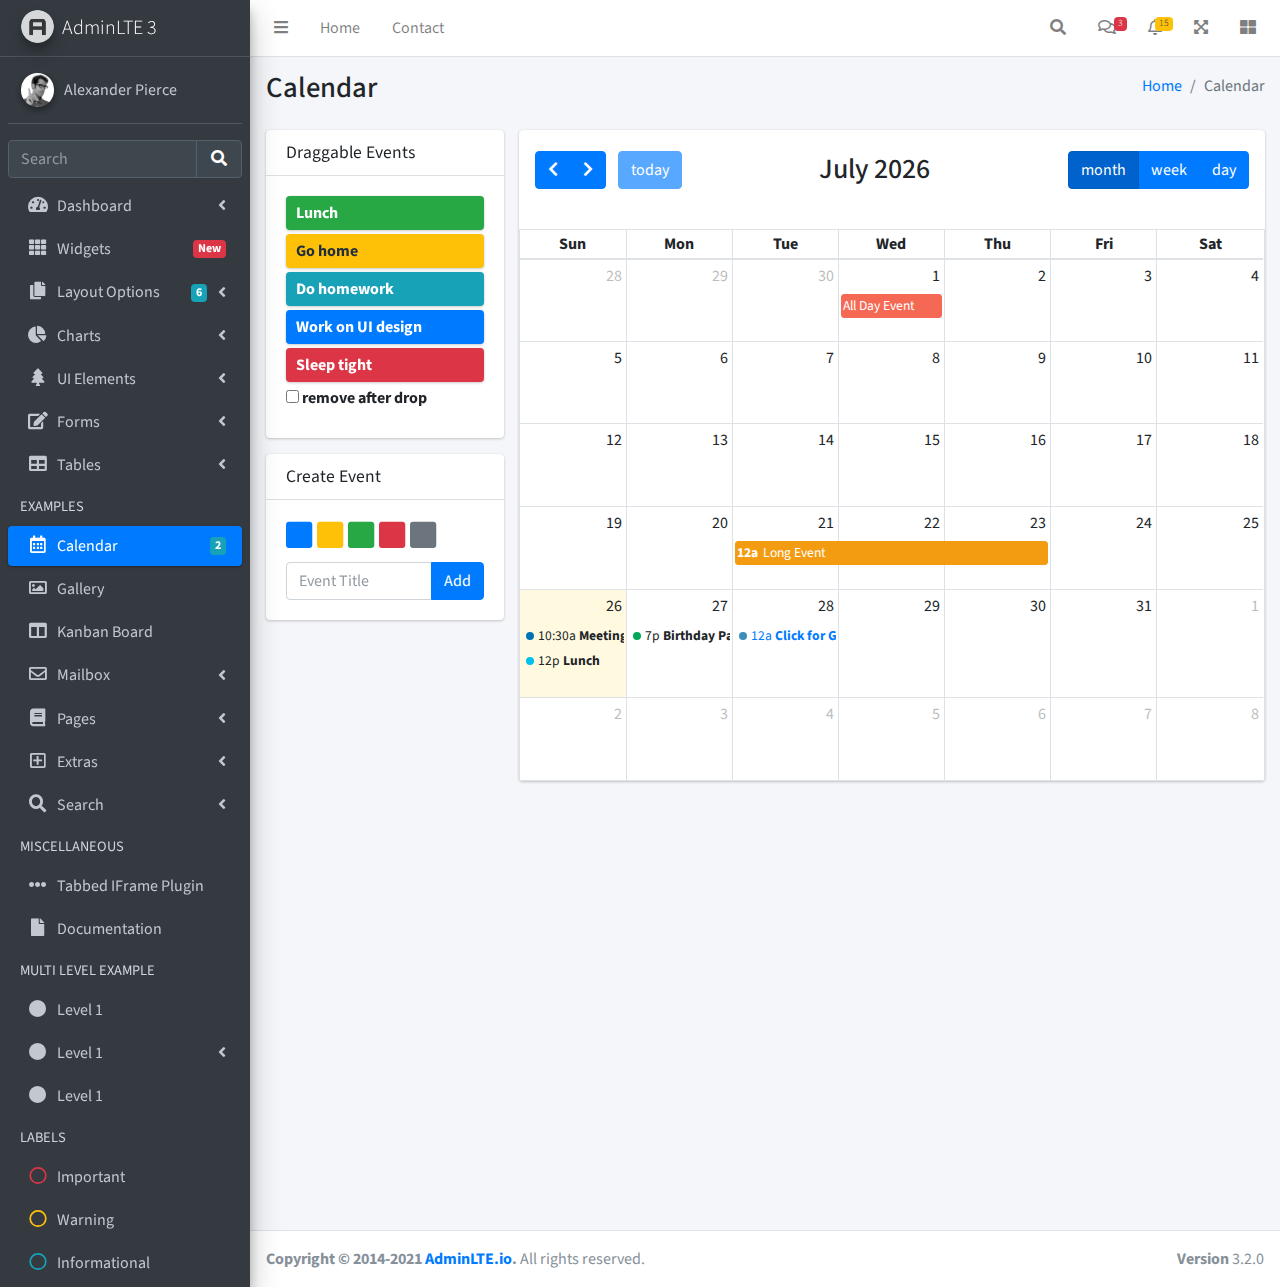
<file: admin/pages/calendar.html>
<!DOCTYPE html>
<html lang="en">
<head>
  <meta charset="utf-8">
  <meta name="viewport" content="width=device-width, initial-scale=1">
  <title>AdminLTE 3 | Calendar</title>

  <!-- Google Font: Source Sans Pro -->
  <link rel="stylesheet" href="https://fonts.googleapis.com/css?family=Source+Sans+Pro:300,400,400i,700&display=fallback">
  <!-- Font Awesome -->
  <link rel="stylesheet" href="../plugins/fontawesome-free/css/all.min.css">
  <!-- fullCalendar -->
  <link rel="stylesheet" href="../plugins/fullcalendar/main.css">
  <!-- Theme style -->
  <link rel="stylesheet" href="../dist/css/adminlte.min.css">
</head>
<body class="hold-transition sidebar-mini">
<div class="wrapper">
  <!-- Navbar -->
  <nav class="main-header navbar navbar-expand navbar-white navbar-light">
    <!-- Left navbar links -->
    <ul class="navbar-nav">
      <li class="nav-item">
        <a class="nav-link" data-widget="pushmenu" href="#" role="button"><i class="fas fa-bars"></i></a>
      </li>
      <li class="nav-item d-none d-sm-inline-block">
        <a href="../index3.html" class="nav-link">Home</a>
      </li>
      <li class="nav-item d-none d-sm-inline-block">
        <a href="#" class="nav-link">Contact</a>
      </li>
    </ul>

    <!-- Right navbar links -->
    <ul class="navbar-nav ml-auto">
      <!-- Navbar Search -->
      <li class="nav-item">
        <a class="nav-link" data-widget="navbar-search" href="#" role="button">
          <i class="fas fa-search"></i>
        </a>
        <div class="navbar-search-block">
          <form class="form-inline">
            <div class="input-group input-group-sm">
              <input class="form-control form-control-navbar" type="search" placeholder="Search" aria-label="Search">
              <div class="input-group-append">
                <button class="btn btn-navbar" type="submit">
                  <i class="fas fa-search"></i>
                </button>
                <button class="btn btn-navbar" type="button" data-widget="navbar-search">
                  <i class="fas fa-times"></i>
                </button>
              </div>
            </div>
          </form>
        </div>
      </li>

      <!-- Messages Dropdown Menu -->
      <li class="nav-item dropdown">
        <a class="nav-link" data-toggle="dropdown" href="#">
          <i class="far fa-comments"></i>
          <span class="badge badge-danger navbar-badge">3</span>
        </a>
        <div class="dropdown-menu dropdown-menu-lg dropdown-menu-right">
          <a href="#" class="dropdown-item">
            <!-- Message Start -->
            <div class="media">
              <img src="../dist/img/user1-128x128.jpg" alt="User Avatar" class="img-size-50 mr-3 img-circle">
              <div class="media-body">
                <h3 class="dropdown-item-title">
                  Brad Diesel
                  <span class="float-right text-sm text-danger"><i class="fas fa-star"></i></span>
                </h3>
                <p class="text-sm">Call me whenever you can...</p>
                <p class="text-sm text-muted"><i class="far fa-clock mr-1"></i> 4 Hours Ago</p>
              </div>
            </div>
            <!-- Message End -->
          </a>
          <div class="dropdown-divider"></div>
          <a href="#" class="dropdown-item">
            <!-- Message Start -->
            <div class="media">
              <img src="../dist/img/user8-128x128.jpg" alt="User Avatar" class="img-size-50 img-circle mr-3">
              <div class="media-body">
                <h3 class="dropdown-item-title">
                  John Pierce
                  <span class="float-right text-sm text-muted"><i class="fas fa-star"></i></span>
                </h3>
                <p class="text-sm">I got your message bro</p>
                <p class="text-sm text-muted"><i class="far fa-clock mr-1"></i> 4 Hours Ago</p>
              </div>
            </div>
            <!-- Message End -->
          </a>
          <div class="dropdown-divider"></div>
          <a href="#" class="dropdown-item">
            <!-- Message Start -->
            <div class="media">
              <img src="../dist/img/user3-128x128.jpg" alt="User Avatar" class="img-size-50 img-circle mr-3">
              <div class="media-body">
                <h3 class="dropdown-item-title">
                  Nora Silvester
                  <span class="float-right text-sm text-warning"><i class="fas fa-star"></i></span>
                </h3>
                <p class="text-sm">The subject goes here</p>
                <p class="text-sm text-muted"><i class="far fa-clock mr-1"></i> 4 Hours Ago</p>
              </div>
            </div>
            <!-- Message End -->
          </a>
          <div class="dropdown-divider"></div>
          <a href="#" class="dropdown-item dropdown-footer">See All Messages</a>
        </div>
      </li>
      <!-- Notifications Dropdown Menu -->
      <li class="nav-item dropdown">
        <a class="nav-link" data-toggle="dropdown" href="#">
          <i class="far fa-bell"></i>
          <span class="badge badge-warning navbar-badge">15</span>
        </a>
        <div class="dropdown-menu dropdown-menu-lg dropdown-menu-right">
          <span class="dropdown-item dropdown-header">15 Notifications</span>
          <div class="dropdown-divider"></div>
          <a href="#" class="dropdown-item">
            <i class="fas fa-envelope mr-2"></i> 4 new messages
            <span class="float-right text-muted text-sm">3 mins</span>
          </a>
          <div class="dropdown-divider"></div>
          <a href="#" class="dropdown-item">
            <i class="fas fa-users mr-2"></i> 8 friend requests
            <span class="float-right text-muted text-sm">12 hours</span>
          </a>
          <div class="dropdown-divider"></div>
          <a href="#" class="dropdown-item">
            <i class="fas fa-file mr-2"></i> 3 new reports
            <span class="float-right text-muted text-sm">2 days</span>
          </a>
          <div class="dropdown-divider"></div>
          <a href="#" class="dropdown-item dropdown-footer">See All Notifications</a>
        </div>
      </li>
      <li class="nav-item">
        <a class="nav-link" data-widget="fullscreen" href="#" role="button">
          <i class="fas fa-expand-arrows-alt"></i>
        </a>
      </li>
      <li class="nav-item">
        <a class="nav-link" data-widget="control-sidebar" data-slide="true" href="#" role="button">
          <i class="fas fa-th-large"></i>
        </a>
      </li>
    </ul>
  </nav>
  <!-- /.navbar -->

  <!-- Main Sidebar Container -->
  <aside class="main-sidebar sidebar-dark-primary elevation-4">
    <!-- Brand Logo -->
    <a href="../index3.html" class="brand-link">
      <img src="../dist/img/AdminLTELogo.png" alt="AdminLTE Logo" class="brand-image img-circle elevation-3" style="opacity: .8">
      <span class="brand-text font-weight-light">AdminLTE 3</span>
    </a>

    <!-- Sidebar -->
    <div class="sidebar">
      <!-- Sidebar user panel (optional) -->
      <div class="user-panel mt-3 pb-3 mb-3 d-flex">
        <div class="image">
          <img src="../dist/img/user2-160x160.jpg" class="img-circle elevation-2" alt="User Image">
        </div>
        <div class="info">
          <a href="#" class="d-block">Alexander Pierce</a>
        </div>
      </div>

      <!-- SidebarSearch Form -->
      <div class="form-inline">
        <div class="input-group" data-widget="sidebar-search">
          <input class="form-control form-control-sidebar" type="search" placeholder="Search" aria-label="Search">
          <div class="input-group-append">
            <button class="btn btn-sidebar">
              <i class="fas fa-search fa-fw"></i>
            </button>
          </div>
        </div>
      </div>

      <!-- Sidebar Menu -->
      <nav class="mt-2">
        <ul class="nav nav-pills nav-sidebar flex-column" data-widget="treeview" role="menu" data-accordion="false">
          <!-- Add icons to the links using the .nav-icon class
               with font-awesome or any other icon font library -->
          <li class="nav-item">
            <a href="#" class="nav-link">
              <i class="nav-icon fas fa-tachometer-alt"></i>
              <p>
                Dashboard
                <i class="right fas fa-angle-left"></i>
              </p>
            </a>
            <ul class="nav nav-treeview">
              <li class="nav-item">
                <a href="../index.html" class="nav-link">
                  <i class="far fa-circle nav-icon"></i>
                  <p>Dashboard v1</p>
                </a>
              </li>
              <li class="nav-item">
                <a href="../index2.html" class="nav-link">
                  <i class="far fa-circle nav-icon"></i>
                  <p>Dashboard v2</p>
                </a>
              </li>
              <li class="nav-item">
                <a href="../index3.html" class="nav-link">
                  <i class="far fa-circle nav-icon"></i>
                  <p>Dashboard v3</p>
                </a>
              </li>
            </ul>
          </li>
          <li class="nav-item">
            <a href="widgets.html" class="nav-link">
              <i class="nav-icon fas fa-th"></i>
              <p>
                Widgets
                <span class="right badge badge-danger">New</span>
              </p>
            </a>
          </li>
          <li class="nav-item">
            <a href="#" class="nav-link">
              <i class="nav-icon fas fa-copy"></i>
              <p>
                Layout Options
                <i class="fas fa-angle-left right"></i>
                <span class="badge badge-info right">6</span>
              </p>
            </a>
            <ul class="nav nav-treeview">
              <li class="nav-item">
                <a href="layout/top-nav.html" class="nav-link">
                  <i class="far fa-circle nav-icon"></i>
                  <p>Top Navigation</p>
                </a>
              </li>
              <li class="nav-item">
                <a href="layout/top-nav-sidebar.html" class="nav-link">
                  <i class="far fa-circle nav-icon"></i>
                  <p>Top Navigation + Sidebar</p>
                </a>
              </li>
              <li class="nav-item">
                <a href="layout/boxed.html" class="nav-link">
                  <i class="far fa-circle nav-icon"></i>
                  <p>Boxed</p>
                </a>
              </li>
              <li class="nav-item">
                <a href="layout/fixed-sidebar.html" class="nav-link">
                  <i class="far fa-circle nav-icon"></i>
                  <p>Fixed Sidebar</p>
                </a>
              </li>
              <li class="nav-item">
                <a href="layout/fixed-sidebar-custom.html" class="nav-link">
                  <i class="far fa-circle nav-icon"></i>
                  <p>Fixed Sidebar <small>+ Custom Area</small></p>
                </a>
              </li>
              <li class="nav-item">
                <a href="layout/fixed-topnav.html" class="nav-link">
                  <i class="far fa-circle nav-icon"></i>
                  <p>Fixed Navbar</p>
                </a>
              </li>
              <li class="nav-item">
                <a href="layout/fixed-footer.html" class="nav-link">
                  <i class="far fa-circle nav-icon"></i>
                  <p>Fixed Footer</p>
                </a>
              </li>
              <li class="nav-item">
                <a href="layout/collapsed-sidebar.html" class="nav-link">
                  <i class="far fa-circle nav-icon"></i>
                  <p>Collapsed Sidebar</p>
                </a>
              </li>
            </ul>
          </li>
          <li class="nav-item">
            <a href="#" class="nav-link">
              <i class="nav-icon fas fa-chart-pie"></i>
              <p>
                Charts
                <i class="right fas fa-angle-left"></i>
              </p>
            </a>
            <ul class="nav nav-treeview">
              <li class="nav-item">
                <a href="charts/chartjs.html" class="nav-link">
                  <i class="far fa-circle nav-icon"></i>
                  <p>ChartJS</p>
                </a>
              </li>
              <li class="nav-item">
                <a href="charts/flot.html" class="nav-link">
                  <i class="far fa-circle nav-icon"></i>
                  <p>Flot</p>
                </a>
              </li>
              <li class="nav-item">
                <a href="charts/inline.html" class="nav-link">
                  <i class="far fa-circle nav-icon"></i>
                  <p>Inline</p>
                </a>
              </li>
              <li class="nav-item">
                <a href="charts/uplot.html" class="nav-link">
                  <i class="far fa-circle nav-icon"></i>
                  <p>uPlot</p>
                </a>
              </li>
            </ul>
          </li>
          <li class="nav-item">
            <a href="#" class="nav-link">
              <i class="nav-icon fas fa-tree"></i>
              <p>
                UI Elements
                <i class="fas fa-angle-left right"></i>
              </p>
            </a>
            <ul class="nav nav-treeview">
              <li class="nav-item">
                <a href="UI/general.html" class="nav-link">
                  <i class="far fa-circle nav-icon"></i>
                  <p>General</p>
                </a>
              </li>
              <li class="nav-item">
                <a href="UI/icons.html" class="nav-link">
                  <i class="far fa-circle nav-icon"></i>
                  <p>Icons</p>
                </a>
              </li>
              <li class="nav-item">
                <a href="UI/buttons.html" class="nav-link">
                  <i class="far fa-circle nav-icon"></i>
                  <p>Buttons</p>
                </a>
              </li>
              <li class="nav-item">
                <a href="UI/sliders.html" class="nav-link">
                  <i class="far fa-circle nav-icon"></i>
                  <p>Sliders</p>
                </a>
              </li>
              <li class="nav-item">
                <a href="UI/modals.html" class="nav-link">
                  <i class="far fa-circle nav-icon"></i>
                  <p>Modals & Alerts</p>
                </a>
              </li>
              <li class="nav-item">
                <a href="UI/navbar.html" class="nav-link">
                  <i class="far fa-circle nav-icon"></i>
                  <p>Navbar & Tabs</p>
                </a>
              </li>
              <li class="nav-item">
                <a href="UI/timeline.html" class="nav-link">
                  <i class="far fa-circle nav-icon"></i>
                  <p>Timeline</p>
                </a>
              </li>
              <li class="nav-item">
                <a href="UI/ribbons.html" class="nav-link">
                  <i class="far fa-circle nav-icon"></i>
                  <p>Ribbons</p>
                </a>
              </li>
            </ul>
          </li>
          <li class="nav-item">
            <a href="#" class="nav-link">
              <i class="nav-icon fas fa-edit"></i>
              <p>
                Forms
                <i class="fas fa-angle-left right"></i>
              </p>
            </a>
            <ul class="nav nav-treeview">
              <li class="nav-item">
                <a href="forms/general.html" class="nav-link">
                  <i class="far fa-circle nav-icon"></i>
                  <p>General Elements</p>
                </a>
              </li>
              <li class="nav-item">
                <a href="forms/advanced.html" class="nav-link">
                  <i class="far fa-circle nav-icon"></i>
                  <p>Advanced Elements</p>
                </a>
              </li>
              <li class="nav-item">
                <a href="forms/editors.html" class="nav-link">
                  <i class="far fa-circle nav-icon"></i>
                  <p>Editors</p>
                </a>
              </li>
              <li class="nav-item">
                <a href="forms/validation.html" class="nav-link">
                  <i class="far fa-circle nav-icon"></i>
                  <p>Validation</p>
                </a>
              </li>
            </ul>
          </li>
          <li class="nav-item">
            <a href="#" class="nav-link">
              <i class="nav-icon fas fa-table"></i>
              <p>
                Tables
                <i class="fas fa-angle-left right"></i>
              </p>
            </a>
            <ul class="nav nav-treeview">
              <li class="nav-item">
                <a href="tables/simple.html" class="nav-link">
                  <i class="far fa-circle nav-icon"></i>
                  <p>Simple Tables</p>
                </a>
              </li>
              <li class="nav-item">
                <a href="tables/data.html" class="nav-link">
                  <i class="far fa-circle nav-icon"></i>
                  <p>DataTables</p>
                </a>
              </li>
              <li class="nav-item">
                <a href="tables/jsgrid.html" class="nav-link">
                  <i class="far fa-circle nav-icon"></i>
                  <p>jsGrid</p>
                </a>
              </li>
            </ul>
          </li>
          <li class="nav-header">EXAMPLES</li>
          <li class="nav-item">
            <a href="calendar.html" class="nav-link active">
              <i class="nav-icon far fa-calendar-alt"></i>
              <p>
                Calendar
                <span class="badge badge-info right">2</span>
              </p>
            </a>
          </li>
          <li class="nav-item">
            <a href="gallery.html" class="nav-link">
              <i class="nav-icon far fa-image"></i>
              <p>
                Gallery
              </p>
            </a>
          </li>
          <li class="nav-item">
            <a href="kanban.html" class="nav-link">
              <i class="nav-icon fas fa-columns"></i>
              <p>
                Kanban Board
              </p>
            </a>
          </li>
          <li class="nav-item">
            <a href="#" class="nav-link">
              <i class="nav-icon far fa-envelope"></i>
              <p>
                Mailbox
                <i class="fas fa-angle-left right"></i>
              </p>
            </a>
            <ul class="nav nav-treeview">
              <li class="nav-item">
                <a href="mailbox/mailbox.html" class="nav-link">
                  <i class="far fa-circle nav-icon"></i>
                  <p>Inbox</p>
                </a>
              </li>
              <li class="nav-item">
                <a href="mailbox/compose.html" class="nav-link">
                  <i class="far fa-circle nav-icon"></i>
                  <p>Compose</p>
                </a>
              </li>
              <li class="nav-item">
                <a href="mailbox/read-mail.html" class="nav-link">
                  <i class="far fa-circle nav-icon"></i>
                  <p>Read</p>
                </a>
              </li>
            </ul>
          </li>
          <li class="nav-item">
            <a href="#" class="nav-link">
              <i class="nav-icon fas fa-book"></i>
              <p>
                Pages
                <i class="fas fa-angle-left right"></i>
              </p>
            </a>
            <ul class="nav nav-treeview">
              <li class="nav-item">
                <a href="examples/invoice.html" class="nav-link">
                  <i class="far fa-circle nav-icon"></i>
                  <p>Invoice</p>
                </a>
              </li>
              <li class="nav-item">
                <a href="examples/profile.html" class="nav-link">
                  <i class="far fa-circle nav-icon"></i>
                  <p>Profile</p>
                </a>
              </li>
              <li class="nav-item">
                <a href="examples/e-commerce.html" class="nav-link">
                  <i class="far fa-circle nav-icon"></i>
                  <p>E-commerce</p>
                </a>
              </li>
              <li class="nav-item">
                <a href="examples/projects.html" class="nav-link">
                  <i class="far fa-circle nav-icon"></i>
                  <p>Projects</p>
                </a>
              </li>
              <li class="nav-item">
                <a href="examples/project-add.html" class="nav-link">
                  <i class="far fa-circle nav-icon"></i>
                  <p>Project Add</p>
                </a>
              </li>
              <li class="nav-item">
                <a href="examples/project-edit.html" class="nav-link">
                  <i class="far fa-circle nav-icon"></i>
                  <p>Project Edit</p>
                </a>
              </li>
              <li class="nav-item">
                <a href="examples/project-detail.html" class="nav-link">
                  <i class="far fa-circle nav-icon"></i>
                  <p>Project Detail</p>
                </a>
              </li>
              <li class="nav-item">
                <a href="examples/contacts.html" class="nav-link">
                  <i class="far fa-circle nav-icon"></i>
                  <p>Contacts</p>
                </a>
              </li>
              <li class="nav-item">
                <a href="examples/faq.html" class="nav-link">
                  <i class="far fa-circle nav-icon"></i>
                  <p>FAQ</p>
                </a>
              </li>
              <li class="nav-item">
                <a href="examples/contact-us.html" class="nav-link">
                  <i class="far fa-circle nav-icon"></i>
                  <p>Contact us</p>
                </a>
              </li>
            </ul>
          </li>
          <li class="nav-item">
            <a href="#" class="nav-link">
              <i class="nav-icon far fa-plus-square"></i>
              <p>
                Extras
                <i class="fas fa-angle-left right"></i>
              </p>
            </a>
            <ul class="nav nav-treeview">
              <li class="nav-item">
                <a href="#" class="nav-link">
                  <i class="far fa-circle nav-icon"></i>
                  <p>
                    Login & Register v1
                    <i class="fas fa-angle-left right"></i>
                  </p>
                </a>
                <ul class="nav nav-treeview">
                  <li class="nav-item">
                    <a href="examples/login.html" class="nav-link">
                      <i class="far fa-circle nav-icon"></i>
                      <p>Login v1</p>
                    </a>
                  </li>
                  <li class="nav-item">
                    <a href="examples/register.html" class="nav-link">
                      <i class="far fa-circle nav-icon"></i>
                      <p>Register v1</p>
                    </a>
                  </li>
                  <li class="nav-item">
                    <a href="examples/forgot-password.html" class="nav-link">
                      <i class="far fa-circle nav-icon"></i>
                      <p>Forgot Password v1</p>
                    </a>
                  </li>
                  <li class="nav-item">
                    <a href="examples/recover-password.html" class="nav-link">
                      <i class="far fa-circle nav-icon"></i>
                      <p>Recover Password v1</p>
                    </a>
                  </li>
                </ul>
              </li>
              <li class="nav-item">
                <a href="#" class="nav-link">
                  <i class="far fa-circle nav-icon"></i>
                  <p>
                    Login & Register v2
                    <i class="fas fa-angle-left right"></i>
                  </p>
                </a>
                <ul class="nav nav-treeview">
                  <li class="nav-item">
                    <a href="examples/login-v2.html" class="nav-link">
                      <i class="far fa-circle nav-icon"></i>
                      <p>Login v2</p>
                    </a>
                  </li>
                  <li class="nav-item">
                    <a href="examples/register-v2.html" class="nav-link">
                      <i class="far fa-circle nav-icon"></i>
                      <p>Register v2</p>
                    </a>
                  </li>
                  <li class="nav-item">
                    <a href="examples/forgot-password-v2.html" class="nav-link">
                      <i class="far fa-circle nav-icon"></i>
                      <p>Forgot Password v2</p>
                    </a>
                  </li>
                  <li class="nav-item">
                    <a href="examples/recover-password-v2.html" class="nav-link">
                      <i class="far fa-circle nav-icon"></i>
                      <p>Recover Password v2</p>
                    </a>
                  </li>
                </ul>
              </li>
              <li class="nav-item">
                <a href="examples/lockscreen.html" class="nav-link">
                  <i class="far fa-circle nav-icon"></i>
                  <p>Lockscreen</p>
                </a>
              </li>
              <li class="nav-item">
                <a href="examples/legacy-user-menu.html" class="nav-link">
                  <i class="far fa-circle nav-icon"></i>
                  <p>Legacy User Menu</p>
                </a>
              </li>
              <li class="nav-item">
                <a href="examples/language-menu.html" class="nav-link">
                  <i class="far fa-circle nav-icon"></i>
                  <p>Language Menu</p>
                </a>
              </li>
              <li class="nav-item">
                <a href="examples/404.html" class="nav-link">
                  <i class="far fa-circle nav-icon"></i>
                  <p>Error 404</p>
                </a>
              </li>
              <li class="nav-item">
                <a href="examples/500.html" class="nav-link">
                  <i class="far fa-circle nav-icon"></i>
                  <p>Error 500</p>
                </a>
              </li>
              <li class="nav-item">
                <a href="examples/pace.html" class="nav-link">
                  <i class="far fa-circle nav-icon"></i>
                  <p>Pace</p>
                </a>
              </li>
              <li class="nav-item">
                <a href="examples/blank.html" class="nav-link">
                  <i class="far fa-circle nav-icon"></i>
                  <p>Blank Page</p>
                </a>
              </li>
              <li class="nav-item">
                <a href="../starter.html" class="nav-link">
                  <i class="far fa-circle nav-icon"></i>
                  <p>Starter Page</p>
                </a>
              </li>
            </ul>
          </li>
          <li class="nav-item">
            <a href="#" class="nav-link">
              <i class="nav-icon fas fa-search"></i>
              <p>
                Search
                <i class="fas fa-angle-left right"></i>
              </p>
            </a>
            <ul class="nav nav-treeview">
              <li class="nav-item">
                <a href="search/simple.html" class="nav-link">
                  <i class="far fa-circle nav-icon"></i>
                  <p>Simple Search</p>
                </a>
              </li>
              <li class="nav-item">
                <a href="search/enhanced.html" class="nav-link">
                  <i class="far fa-circle nav-icon"></i>
                  <p>Enhanced</p>
                </a>
              </li>
            </ul>
          </li>
          <li class="nav-header">MISCELLANEOUS</li>
          <li class="nav-item">
            <a href="../iframe.html" class="nav-link">
              <i class="nav-icon fas fa-ellipsis-h"></i>
              <p>Tabbed IFrame Plugin</p>
            </a>
          </li>
          <li class="nav-item">
            <a href="https://adminlte.io/docs/3.1/" class="nav-link">
              <i class="nav-icon fas fa-file"></i>
              <p>Documentation</p>
            </a>
          </li>
          <li class="nav-header">MULTI LEVEL EXAMPLE</li>
          <li class="nav-item">
            <a href="#" class="nav-link">
              <i class="fas fa-circle nav-icon"></i>
              <p>Level 1</p>
            </a>
          </li>
          <li class="nav-item">
            <a href="#" class="nav-link">
              <i class="nav-icon fas fa-circle"></i>
              <p>
                Level 1
                <i class="right fas fa-angle-left"></i>
              </p>
            </a>
            <ul class="nav nav-treeview">
              <li class="nav-item">
                <a href="#" class="nav-link">
                  <i class="far fa-circle nav-icon"></i>
                  <p>Level 2</p>
                </a>
              </li>
              <li class="nav-item">
                <a href="#" class="nav-link">
                  <i class="far fa-circle nav-icon"></i>
                  <p>
                    Level 2
                    <i class="right fas fa-angle-left"></i>
                  </p>
                </a>
                <ul class="nav nav-treeview">
                  <li class="nav-item">
                    <a href="#" class="nav-link">
                      <i class="far fa-dot-circle nav-icon"></i>
                      <p>Level 3</p>
                    </a>
                  </li>
                  <li class="nav-item">
                    <a href="#" class="nav-link">
                      <i class="far fa-dot-circle nav-icon"></i>
                      <p>Level 3</p>
                    </a>
                  </li>
                  <li class="nav-item">
                    <a href="#" class="nav-link">
                      <i class="far fa-dot-circle nav-icon"></i>
                      <p>Level 3</p>
                    </a>
                  </li>
                </ul>
              </li>
              <li class="nav-item">
                <a href="#" class="nav-link">
                  <i class="far fa-circle nav-icon"></i>
                  <p>Level 2</p>
                </a>
              </li>
            </ul>
          </li>
          <li class="nav-item">
            <a href="#" class="nav-link">
              <i class="fas fa-circle nav-icon"></i>
              <p>Level 1</p>
            </a>
          </li>
          <li class="nav-header">LABELS</li>
          <li class="nav-item">
            <a href="#" class="nav-link">
              <i class="nav-icon far fa-circle text-danger"></i>
              <p class="text">Important</p>
            </a>
          </li>
          <li class="nav-item">
            <a href="#" class="nav-link">
              <i class="nav-icon far fa-circle text-warning"></i>
              <p>Warning</p>
            </a>
          </li>
          <li class="nav-item">
            <a href="#" class="nav-link">
              <i class="nav-icon far fa-circle text-info"></i>
              <p>Informational</p>
            </a>
          </li>
        </ul>
      </nav>
      <!-- /.sidebar-menu -->
    </div>
    <!-- /.sidebar -->
  </aside>

  <!-- Content Wrapper. Contains page content -->
  <div class="content-wrapper">
    <!-- Content Header (Page header) -->
    <section class="content-header">
      <div class="container-fluid">
        <div class="row mb-2">
          <div class="col-sm-6">
            <h1>Calendar</h1>
          </div>
          <div class="col-sm-6">
            <ol class="breadcrumb float-sm-right">
              <li class="breadcrumb-item"><a href="#">Home</a></li>
              <li class="breadcrumb-item active">Calendar</li>
            </ol>
          </div>
        </div>
      </div><!-- /.container-fluid -->
    </section>

    <!-- Main content -->
    <section class="content">
      <div class="container-fluid">
        <div class="row">
          <div class="col-md-3">
            <div class="sticky-top mb-3">
              <div class="card">
                <div class="card-header">
                  <h4 class="card-title">Draggable Events</h4>
                </div>
                <div class="card-body">
                  <!-- the events -->
                  <div id="external-events">
                    <div class="external-event bg-success">Lunch</div>
                    <div class="external-event bg-warning">Go home</div>
                    <div class="external-event bg-info">Do homework</div>
                    <div class="external-event bg-primary">Work on UI design</div>
                    <div class="external-event bg-danger">Sleep tight</div>
                    <div class="checkbox">
                      <label for="drop-remove">
                        <input type="checkbox" id="drop-remove">
                        remove after drop
                      </label>
                    </div>
                  </div>
                </div>
                <!-- /.card-body -->
              </div>
              <!-- /.card -->
              <div class="card">
                <div class="card-header">
                  <h3 class="card-title">Create Event</h3>
                </div>
                <div class="card-body">
                  <div class="btn-group" style="width: 100%; margin-bottom: 10px;">
                    <ul class="fc-color-picker" id="color-chooser">
                      <li><a class="text-primary" href="#"><i class="fas fa-square"></i></a></li>
                      <li><a class="text-warning" href="#"><i class="fas fa-square"></i></a></li>
                      <li><a class="text-success" href="#"><i class="fas fa-square"></i></a></li>
                      <li><a class="text-danger" href="#"><i class="fas fa-square"></i></a></li>
                      <li><a class="text-muted" href="#"><i class="fas fa-square"></i></a></li>
                    </ul>
                  </div>
                  <!-- /btn-group -->
                  <div class="input-group">
                    <input id="new-event" type="text" class="form-control" placeholder="Event Title">

                    <div class="input-group-append">
                      <button id="add-new-event" type="button" class="btn btn-primary">Add</button>
                    </div>
                    <!-- /btn-group -->
                  </div>
                  <!-- /input-group -->
                </div>
              </div>
            </div>
          </div>
          <!-- /.col -->
          <div class="col-md-9">
            <div class="card card-primary">
              <div class="card-body p-0">
                <!-- THE CALENDAR -->
                <div id="calendar"></div>
              </div>
              <!-- /.card-body -->
            </div>
            <!-- /.card -->
          </div>
          <!-- /.col -->
        </div>
        <!-- /.row -->
      </div><!-- /.container-fluid -->
    </section>
    <!-- /.content -->
  </div>
  <!-- /.content-wrapper -->

  <footer class="main-footer">
    <div class="float-right d-none d-sm-block">
      <b>Version</b> 3.2.0
    </div>
    <strong>Copyright &copy; 2014-2021 <a href="https://adminlte.io">AdminLTE.io</a>.</strong> All rights reserved.
  </footer>

  <!-- Control Sidebar -->
  <aside class="control-sidebar control-sidebar-dark">
    <!-- Control sidebar content goes here -->
  </aside>
  <!-- /.control-sidebar -->
</div>
<!-- ./wrapper -->

<!-- jQuery -->
<script src="../plugins/jquery/jquery.min.js"></script>
<!-- Bootstrap -->
<script src="../plugins/bootstrap/js/bootstrap.bundle.min.js"></script>
<!-- jQuery UI -->
<script src="../plugins/jquery-ui/jquery-ui.min.js"></script>
<!-- AdminLTE App -->
<script src="../dist/js/adminlte.min.js"></script>
<!-- fullCalendar 2.2.5 -->
<script src="../plugins/moment/moment.min.js"></script>
<script src="../plugins/fullcalendar/main.js"></script>
<!-- AdminLTE for demo purposes -->
<script src="../dist/js/demo.js"></script>
<!-- Page specific script -->
<script>
  $(function () {

    /* initialize the external events
     -----------------------------------------------------------------*/
    function ini_events(ele) {
      ele.each(function () {

        // create an Event Object (https://fullcalendar.io/docs/event-object)
        // it doesn't need to have a start or end
        var eventObject = {
          title: $.trim($(this).text()) // use the element's text as the event title
        }

        // store the Event Object in the DOM element so we can get to it later
        $(this).data('eventObject', eventObject)

        // make the event draggable using jQuery UI
        $(this).draggable({
          zIndex        : 1070,
          revert        : true, // will cause the event to go back to its
          revertDuration: 0  //  original position after the drag
        })

      })
    }

    ini_events($('#external-events div.external-event'))

    /* initialize the calendar
     -----------------------------------------------------------------*/
    //Date for the calendar events (dummy data)
    var date = new Date()
    var d    = date.getDate(),
        m    = date.getMonth(),
        y    = date.getFullYear()

    var Calendar = FullCalendar.Calendar;
    var Draggable = FullCalendar.Draggable;

    var containerEl = document.getElementById('external-events');
    var checkbox = document.getElementById('drop-remove');
    var calendarEl = document.getElementById('calendar');

    // initialize the external events
    // -----------------------------------------------------------------

    new Draggable(containerEl, {
      itemSelector: '.external-event',
      eventData: function(eventEl) {
        return {
          title: eventEl.innerText,
          backgroundColor: window.getComputedStyle( eventEl ,null).getPropertyValue('background-color'),
          borderColor: window.getComputedStyle( eventEl ,null).getPropertyValue('background-color'),
          textColor: window.getComputedStyle( eventEl ,null).getPropertyValue('color'),
        };
      }
    });

    var calendar = new Calendar(calendarEl, {
      headerToolbar: {
        left  : 'prev,next today',
        center: 'title',
        right : 'dayGridMonth,timeGridWeek,timeGridDay'
      },
      themeSystem: 'bootstrap',
      //Random default events
      events: [
        {
          title          : 'All Day Event',
          start          : new Date(y, m, 1),
          backgroundColor: '#f56954', //red
          borderColor    : '#f56954', //red
          allDay         : true
        },
        {
          title          : 'Long Event',
          start          : new Date(y, m, d - 5),
          end            : new Date(y, m, d - 2),
          backgroundColor: '#f39c12', //yellow
          borderColor    : '#f39c12' //yellow
        },
        {
          title          : 'Meeting',
          start          : new Date(y, m, d, 10, 30),
          allDay         : false,
          backgroundColor: '#0073b7', //Blue
          borderColor    : '#0073b7' //Blue
        },
        {
          title          : 'Lunch',
          start          : new Date(y, m, d, 12, 0),
          end            : new Date(y, m, d, 14, 0),
          allDay         : false,
          backgroundColor: '#00c0ef', //Info (aqua)
          borderColor    : '#00c0ef' //Info (aqua)
        },
        {
          title          : 'Birthday Party',
          start          : new Date(y, m, d + 1, 19, 0),
          end            : new Date(y, m, d + 1, 22, 30),
          allDay         : false,
          backgroundColor: '#00a65a', //Success (green)
          borderColor    : '#00a65a' //Success (green)
        },
        {
          title          : 'Click for Google',
          start          : new Date(y, m, 28),
          end            : new Date(y, m, 29),
          url            : 'https://www.google.com/',
          backgroundColor: '#3c8dbc', //Primary (light-blue)
          borderColor    : '#3c8dbc' //Primary (light-blue)
        }
      ],
      editable  : true,
      droppable : true, // this allows things to be dropped onto the calendar !!!
      drop      : function(info) {
        // is the "remove after drop" checkbox checked?
        if (checkbox.checked) {
          // if so, remove the element from the "Draggable Events" list
          info.draggedEl.parentNode.removeChild(info.draggedEl);
        }
      }
    });

    calendar.render();
    // $('#calendar').fullCalendar()

    /* ADDING EVENTS */
    var currColor = '#3c8dbc' //Red by default
    // Color chooser button
    $('#color-chooser > li > a').click(function (e) {
      e.preventDefault()
      // Save color
      currColor = $(this).css('color')
      // Add color effect to button
      $('#add-new-event').css({
        'background-color': currColor,
        'border-color'    : currColor
      })
    })
    $('#add-new-event').click(function (e) {
      e.preventDefault()
      // Get value and make sure it is not null
      var val = $('#new-event').val()
      if (val.length == 0) {
        return
      }

      // Create events
      var event = $('<div />')
      event.css({
        'background-color': currColor,
        'border-color'    : currColor,
        'color'           : '#fff'
      }).addClass('external-event')
      event.text(val)
      $('#external-events').prepend(event)

      // Add draggable funtionality
      ini_events(event)

      // Remove event from text input
      $('#new-event').val('')
    })
  })
</script>
</body>
</html>
</file>
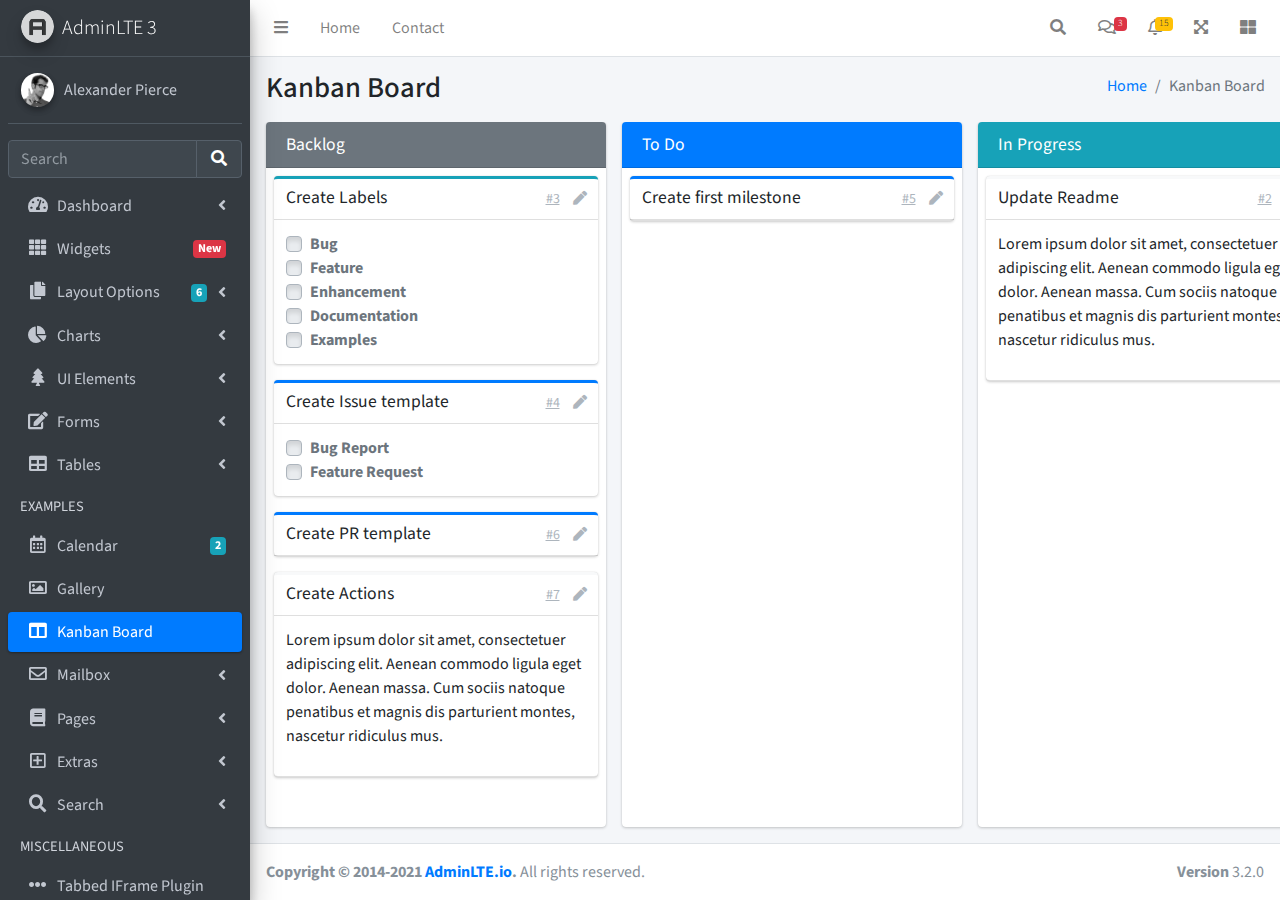
<file: admin/pages/kanban.html>
<!DOCTYPE html>
<html lang="en">
<head>
  <meta charset="utf-8">
  <meta name="viewport" content="width=device-width, initial-scale=1">
  <title>AdminLTE 3 | Kanban Board</title>

  <!-- Google Font: Source Sans Pro -->
  <link rel="stylesheet" href="https://fonts.googleapis.com/css?family=Source+Sans+Pro:300,400,400i,700&display=fallback">
  <!-- Font Awesome -->
  <link rel="stylesheet" href="../plugins/fontawesome-free/css/all.min.css">
  <!-- Ekko Lightbox -->
  <link rel="stylesheet" href="../plugins/ekko-lightbox/ekko-lightbox.css">
  <!-- Theme style -->
  <link rel="stylesheet" href="../dist/css/adminlte.min.css">
  <!-- overlayScrollbars -->
  <link rel="stylesheet" href="../plugins/overlayScrollbars/css/OverlayScrollbars.min.css">
</head>
<body class="hold-transition sidebar-mini layout-fixed">
<div class="wrapper">
  <!-- Navbar -->
  <nav class="main-header navbar navbar-expand navbar-white navbar-light">
    <!-- Left navbar links -->
    <ul class="navbar-nav">
      <li class="nav-item">
        <a class="nav-link" data-widget="pushmenu" href="#" role="button"><i class="fas fa-bars"></i></a>
      </li>
      <li class="nav-item d-none d-sm-inline-block">
        <a href="../index3.html" class="nav-link">Home</a>
      </li>
      <li class="nav-item d-none d-sm-inline-block">
        <a href="#" class="nav-link">Contact</a>
      </li>
    </ul>

    <!-- Right navbar links -->
    <ul class="navbar-nav ml-auto">
      <!-- Navbar Search -->
      <li class="nav-item">
        <a class="nav-link" data-widget="navbar-search" href="#" role="button">
          <i class="fas fa-search"></i>
        </a>
        <div class="navbar-search-block">
          <form class="form-inline">
            <div class="input-group input-group-sm">
              <input class="form-control form-control-navbar" type="search" placeholder="Search" aria-label="Search">
              <div class="input-group-append">
                <button class="btn btn-navbar" type="submit">
                  <i class="fas fa-search"></i>
                </button>
                <button class="btn btn-navbar" type="button" data-widget="navbar-search">
                  <i class="fas fa-times"></i>
                </button>
              </div>
            </div>
          </form>
        </div>
      </li>

      <!-- Messages Dropdown Menu -->
      <li class="nav-item dropdown">
        <a class="nav-link" data-toggle="dropdown" href="#">
          <i class="far fa-comments"></i>
          <span class="badge badge-danger navbar-badge">3</span>
        </a>
        <div class="dropdown-menu dropdown-menu-lg dropdown-menu-right">
          <a href="#" class="dropdown-item">
            <!-- Message Start -->
            <div class="media">
              <img src="../dist/img/user1-128x128.jpg" alt="User Avatar" class="img-size-50 mr-3 img-circle">
              <div class="media-body">
                <h3 class="dropdown-item-title">
                  Brad Diesel
                  <span class="float-right text-sm text-danger"><i class="fas fa-star"></i></span>
                </h3>
                <p class="text-sm">Call me whenever you can...</p>
                <p class="text-sm text-muted"><i class="far fa-clock mr-1"></i> 4 Hours Ago</p>
              </div>
            </div>
            <!-- Message End -->
          </a>
          <div class="dropdown-divider"></div>
          <a href="#" class="dropdown-item">
            <!-- Message Start -->
            <div class="media">
              <img src="../dist/img/user8-128x128.jpg" alt="User Avatar" class="img-size-50 img-circle mr-3">
              <div class="media-body">
                <h3 class="dropdown-item-title">
                  John Pierce
                  <span class="float-right text-sm text-muted"><i class="fas fa-star"></i></span>
                </h3>
                <p class="text-sm">I got your message bro</p>
                <p class="text-sm text-muted"><i class="far fa-clock mr-1"></i> 4 Hours Ago</p>
              </div>
            </div>
            <!-- Message End -->
          </a>
          <div class="dropdown-divider"></div>
          <a href="#" class="dropdown-item">
            <!-- Message Start -->
            <div class="media">
              <img src="../dist/img/user3-128x128.jpg" alt="User Avatar" class="img-size-50 img-circle mr-3">
              <div class="media-body">
                <h3 class="dropdown-item-title">
                  Nora Silvester
                  <span class="float-right text-sm text-warning"><i class="fas fa-star"></i></span>
                </h3>
                <p class="text-sm">The subject goes here</p>
                <p class="text-sm text-muted"><i class="far fa-clock mr-1"></i> 4 Hours Ago</p>
              </div>
            </div>
            <!-- Message End -->
          </a>
          <div class="dropdown-divider"></div>
          <a href="#" class="dropdown-item dropdown-footer">See All Messages</a>
        </div>
      </li>
      <!-- Notifications Dropdown Menu -->
      <li class="nav-item dropdown">
        <a class="nav-link" data-toggle="dropdown" href="#">
          <i class="far fa-bell"></i>
          <span class="badge badge-warning navbar-badge">15</span>
        </a>
        <div class="dropdown-menu dropdown-menu-lg dropdown-menu-right">
          <span class="dropdown-item dropdown-header">15 Notifications</span>
          <div class="dropdown-divider"></div>
          <a href="#" class="dropdown-item">
            <i class="fas fa-envelope mr-2"></i> 4 new messages
            <span class="float-right text-muted text-sm">3 mins</span>
          </a>
          <div class="dropdown-divider"></div>
          <a href="#" class="dropdown-item">
            <i class="fas fa-users mr-2"></i> 8 friend requests
            <span class="float-right text-muted text-sm">12 hours</span>
          </a>
          <div class="dropdown-divider"></div>
          <a href="#" class="dropdown-item">
            <i class="fas fa-file mr-2"></i> 3 new reports
            <span class="float-right text-muted text-sm">2 days</span>
          </a>
          <div class="dropdown-divider"></div>
          <a href="#" class="dropdown-item dropdown-footer">See All Notifications</a>
        </div>
      </li>
      <li class="nav-item">
        <a class="nav-link" data-widget="fullscreen" href="#" role="button">
          <i class="fas fa-expand-arrows-alt"></i>
        </a>
      </li>
      <li class="nav-item">
        <a class="nav-link" data-widget="control-sidebar" data-slide="true" href="#" role="button">
          <i class="fas fa-th-large"></i>
        </a>
      </li>
    </ul>
  </nav>
  <!-- /.navbar -->

  <!-- Main Sidebar Container -->
  <aside class="main-sidebar sidebar-dark-primary elevation-4">
    <!-- Brand Logo -->
    <a href="../index3.html" class="brand-link">
      <img src="../dist/img/AdminLTELogo.png" alt="AdminLTE Logo" class="brand-image img-circle elevation-3" style="opacity: .8">
      <span class="brand-text font-weight-light">AdminLTE 3</span>
    </a>

    <!-- Sidebar -->
    <div class="sidebar">
      <!-- Sidebar user panel (optional) -->
      <div class="user-panel mt-3 pb-3 mb-3 d-flex">
        <div class="image">
          <img src="../dist/img/user2-160x160.jpg" class="img-circle elevation-2" alt="User Image">
        </div>
        <div class="info">
          <a href="#" class="d-block">Alexander Pierce</a>
        </div>
      </div>

      <!-- SidebarSearch Form -->
      <div class="form-inline">
        <div class="input-group" data-widget="sidebar-search">
          <input class="form-control form-control-sidebar" type="search" placeholder="Search" aria-label="Search">
          <div class="input-group-append">
            <button class="btn btn-sidebar">
              <i class="fas fa-search fa-fw"></i>
            </button>
          </div>
        </div>
      </div>

      <!-- Sidebar Menu -->
      <nav class="mt-2">
        <ul class="nav nav-pills nav-sidebar flex-column" data-widget="treeview" role="menu" data-accordion="false">
          <!-- Add icons to the links using the .nav-icon class
               with font-awesome or any other icon font library -->
          <li class="nav-item">
            <a href="#" class="nav-link">
              <i class="nav-icon fas fa-tachometer-alt"></i>
              <p>
                Dashboard
                <i class="right fas fa-angle-left"></i>
              </p>
            </a>
            <ul class="nav nav-treeview">
              <li class="nav-item">
                <a href="../index.html" class="nav-link">
                  <i class="far fa-circle nav-icon"></i>
                  <p>Dashboard v1</p>
                </a>
              </li>
              <li class="nav-item">
                <a href="../index2.html" class="nav-link">
                  <i class="far fa-circle nav-icon"></i>
                  <p>Dashboard v2</p>
                </a>
              </li>
              <li class="nav-item">
                <a href="../index3.html" class="nav-link">
                  <i class="far fa-circle nav-icon"></i>
                  <p>Dashboard v3</p>
                </a>
              </li>
            </ul>
          </li>
          <li class="nav-item">
            <a href="widgets.html" class="nav-link">
              <i class="nav-icon fas fa-th"></i>
              <p>
                Widgets
                <span class="right badge badge-danger">New</span>
              </p>
            </a>
          </li>
          <li class="nav-item">
            <a href="#" class="nav-link">
              <i class="nav-icon fas fa-copy"></i>
              <p>
                Layout Options
                <i class="fas fa-angle-left right"></i>
                <span class="badge badge-info right">6</span>
              </p>
            </a>
            <ul class="nav nav-treeview">
              <li class="nav-item">
                <a href="layout/top-nav.html" class="nav-link">
                  <i class="far fa-circle nav-icon"></i>
                  <p>Top Navigation</p>
                </a>
              </li>
              <li class="nav-item">
                <a href="layout/top-nav-sidebar.html" class="nav-link">
                  <i class="far fa-circle nav-icon"></i>
                  <p>Top Navigation + Sidebar</p>
                </a>
              </li>
              <li class="nav-item">
                <a href="layout/boxed.html" class="nav-link">
                  <i class="far fa-circle nav-icon"></i>
                  <p>Boxed</p>
                </a>
              </li>
              <li class="nav-item">
                <a href="layout/fixed-sidebar.html" class="nav-link">
                  <i class="far fa-circle nav-icon"></i>
                  <p>Fixed Sidebar</p>
                </a>
              </li>
              <li class="nav-item">
                <a href="layout/fixed-sidebar-custom.html" class="nav-link">
                  <i class="far fa-circle nav-icon"></i>
                  <p>Fixed Sidebar <small>+ Custom Area</small></p>
                </a>
              </li>
              <li class="nav-item">
                <a href="layout/fixed-topnav.html" class="nav-link">
                  <i class="far fa-circle nav-icon"></i>
                  <p>Fixed Navbar</p>
                </a>
              </li>
              <li class="nav-item">
                <a href="layout/fixed-footer.html" class="nav-link">
                  <i class="far fa-circle nav-icon"></i>
                  <p>Fixed Footer</p>
                </a>
              </li>
              <li class="nav-item">
                <a href="layout/collapsed-sidebar.html" class="nav-link">
                  <i class="far fa-circle nav-icon"></i>
                  <p>Collapsed Sidebar</p>
                </a>
              </li>
            </ul>
          </li>
          <li class="nav-item">
            <a href="#" class="nav-link">
              <i class="nav-icon fas fa-chart-pie"></i>
              <p>
                Charts
                <i class="right fas fa-angle-left"></i>
              </p>
            </a>
            <ul class="nav nav-treeview">
              <li class="nav-item">
                <a href="charts/chartjs.html" class="nav-link">
                  <i class="far fa-circle nav-icon"></i>
                  <p>ChartJS</p>
                </a>
              </li>
              <li class="nav-item">
                <a href="charts/flot.html" class="nav-link">
                  <i class="far fa-circle nav-icon"></i>
                  <p>Flot</p>
                </a>
              </li>
              <li class="nav-item">
                <a href="charts/inline.html" class="nav-link">
                  <i class="far fa-circle nav-icon"></i>
                  <p>Inline</p>
                </a>
              </li>
              <li class="nav-item">
                <a href="charts/uplot.html" class="nav-link">
                  <i class="far fa-circle nav-icon"></i>
                  <p>uPlot</p>
                </a>
              </li>
            </ul>
          </li>
          <li class="nav-item">
            <a href="#" class="nav-link">
              <i class="nav-icon fas fa-tree"></i>
              <p>
                UI Elements
                <i class="fas fa-angle-left right"></i>
              </p>
            </a>
            <ul class="nav nav-treeview">
              <li class="nav-item">
                <a href="UI/general.html" class="nav-link">
                  <i class="far fa-circle nav-icon"></i>
                  <p>General</p>
                </a>
              </li>
              <li class="nav-item">
                <a href="UI/icons.html" class="nav-link">
                  <i class="far fa-circle nav-icon"></i>
                  <p>Icons</p>
                </a>
              </li>
              <li class="nav-item">
                <a href="UI/buttons.html" class="nav-link">
                  <i class="far fa-circle nav-icon"></i>
                  <p>Buttons</p>
                </a>
              </li>
              <li class="nav-item">
                <a href="UI/sliders.html" class="nav-link">
                  <i class="far fa-circle nav-icon"></i>
                  <p>Sliders</p>
                </a>
              </li>
              <li class="nav-item">
                <a href="UI/modals.html" class="nav-link">
                  <i class="far fa-circle nav-icon"></i>
                  <p>Modals & Alerts</p>
                </a>
              </li>
              <li class="nav-item">
                <a href="UI/navbar.html" class="nav-link">
                  <i class="far fa-circle nav-icon"></i>
                  <p>Navbar & Tabs</p>
                </a>
              </li>
              <li class="nav-item">
                <a href="UI/timeline.html" class="nav-link">
                  <i class="far fa-circle nav-icon"></i>
                  <p>Timeline</p>
                </a>
              </li>
              <li class="nav-item">
                <a href="UI/ribbons.html" class="nav-link">
                  <i class="far fa-circle nav-icon"></i>
                  <p>Ribbons</p>
                </a>
              </li>
            </ul>
          </li>
          <li class="nav-item">
            <a href="#" class="nav-link">
              <i class="nav-icon fas fa-edit"></i>
              <p>
                Forms
                <i class="fas fa-angle-left right"></i>
              </p>
            </a>
            <ul class="nav nav-treeview">
              <li class="nav-item">
                <a href="forms/general.html" class="nav-link">
                  <i class="far fa-circle nav-icon"></i>
                  <p>General Elements</p>
                </a>
              </li>
              <li class="nav-item">
                <a href="forms/advanced.html" class="nav-link">
                  <i class="far fa-circle nav-icon"></i>
                  <p>Advanced Elements</p>
                </a>
              </li>
              <li class="nav-item">
                <a href="forms/editors.html" class="nav-link">
                  <i class="far fa-circle nav-icon"></i>
                  <p>Editors</p>
                </a>
              </li>
              <li class="nav-item">
                <a href="forms/validation.html" class="nav-link">
                  <i class="far fa-circle nav-icon"></i>
                  <p>Validation</p>
                </a>
              </li>
            </ul>
          </li>
          <li class="nav-item">
            <a href="#" class="nav-link">
              <i class="nav-icon fas fa-table"></i>
              <p>
                Tables
                <i class="fas fa-angle-left right"></i>
              </p>
            </a>
            <ul class="nav nav-treeview">
              <li class="nav-item">
                <a href="tables/simple.html" class="nav-link">
                  <i class="far fa-circle nav-icon"></i>
                  <p>Simple Tables</p>
                </a>
              </li>
              <li class="nav-item">
                <a href="tables/data.html" class="nav-link">
                  <i class="far fa-circle nav-icon"></i>
                  <p>DataTables</p>
                </a>
              </li>
              <li class="nav-item">
                <a href="tables/jsgrid.html" class="nav-link">
                  <i class="far fa-circle nav-icon"></i>
                  <p>jsGrid</p>
                </a>
              </li>
            </ul>
          </li>
          <li class="nav-header">EXAMPLES</li>
          <li class="nav-item">
            <a href="calendar.html" class="nav-link">
              <i class="nav-icon far fa-calendar-alt"></i>
              <p>
                Calendar
                <span class="badge badge-info right">2</span>
              </p>
            </a>
          </li>
          <li class="nav-item">
            <a href="gallery.html" class="nav-link">
              <i class="nav-icon far fa-image"></i>
              <p>
                Gallery
              </p>
            </a>
          </li>
          <li class="nav-item">
            <a href="kanban.html" class="nav-link active">
              <i class="nav-icon fas fa-columns"></i>
              <p>
                Kanban Board
              </p>
            </a>
          </li>
          <li class="nav-item">
            <a href="#" class="nav-link">
              <i class="nav-icon far fa-envelope"></i>
              <p>
                Mailbox
                <i class="fas fa-angle-left right"></i>
              </p>
            </a>
            <ul class="nav nav-treeview">
              <li class="nav-item">
                <a href="mailbox/mailbox.html" class="nav-link">
                  <i class="far fa-circle nav-icon"></i>
                  <p>Inbox</p>
                </a>
              </li>
              <li class="nav-item">
                <a href="mailbox/compose.html" class="nav-link">
                  <i class="far fa-circle nav-icon"></i>
                  <p>Compose</p>
                </a>
              </li>
              <li class="nav-item">
                <a href="mailbox/read-mail.html" class="nav-link">
                  <i class="far fa-circle nav-icon"></i>
                  <p>Read</p>
                </a>
              </li>
            </ul>
          </li>
          <li class="nav-item">
            <a href="#" class="nav-link">
              <i class="nav-icon fas fa-book"></i>
              <p>
                Pages
                <i class="fas fa-angle-left right"></i>
              </p>
            </a>
            <ul class="nav nav-treeview">
              <li class="nav-item">
                <a href="examples/invoice.html" class="nav-link">
                  <i class="far fa-circle nav-icon"></i>
                  <p>Invoice</p>
                </a>
              </li>
              <li class="nav-item">
                <a href="examples/profile.html" class="nav-link">
                  <i class="far fa-circle nav-icon"></i>
                  <p>Profile</p>
                </a>
              </li>
              <li class="nav-item">
                <a href="examples/e-commerce.html" class="nav-link">
                  <i class="far fa-circle nav-icon"></i>
                  <p>E-commerce</p>
                </a>
              </li>
              <li class="nav-item">
                <a href="examples/projects.html" class="nav-link">
                  <i class="far fa-circle nav-icon"></i>
                  <p>Projects</p>
                </a>
              </li>
              <li class="nav-item">
                <a href="examples/project-add.html" class="nav-link">
                  <i class="far fa-circle nav-icon"></i>
                  <p>Project Add</p>
                </a>
              </li>
              <li class="nav-item">
                <a href="examples/project-edit.html" class="nav-link">
                  <i class="far fa-circle nav-icon"></i>
                  <p>Project Edit</p>
                </a>
              </li>
              <li class="nav-item">
                <a href="examples/project-detail.html" class="nav-link">
                  <i class="far fa-circle nav-icon"></i>
                  <p>Project Detail</p>
                </a>
              </li>
              <li class="nav-item">
                <a href="examples/contacts.html" class="nav-link">
                  <i class="far fa-circle nav-icon"></i>
                  <p>Contacts</p>
                </a>
              </li>
              <li class="nav-item">
                <a href="examples/faq.html" class="nav-link">
                  <i class="far fa-circle nav-icon"></i>
                  <p>FAQ</p>
                </a>
              </li>
              <li class="nav-item">
                <a href="examples/contact-us.html" class="nav-link">
                  <i class="far fa-circle nav-icon"></i>
                  <p>Contact us</p>
                </a>
              </li>
            </ul>
          </li>
          <li class="nav-item">
            <a href="#" class="nav-link">
              <i class="nav-icon far fa-plus-square"></i>
              <p>
                Extras
                <i class="fas fa-angle-left right"></i>
              </p>
            </a>
            <ul class="nav nav-treeview">
              <li class="nav-item">
                <a href="#" class="nav-link">
                  <i class="far fa-circle nav-icon"></i>
                  <p>
                    Login & Register v1
                    <i class="fas fa-angle-left right"></i>
                  </p>
                </a>
                <ul class="nav nav-treeview">
                  <li class="nav-item">
                    <a href="examples/login.html" class="nav-link">
                      <i class="far fa-circle nav-icon"></i>
                      <p>Login v1</p>
                    </a>
                  </li>
                  <li class="nav-item">
                    <a href="examples/register.html" class="nav-link">
                      <i class="far fa-circle nav-icon"></i>
                      <p>Register v1</p>
                    </a>
                  </li>
                  <li class="nav-item">
                    <a href="examples/forgot-password.html" class="nav-link">
                      <i class="far fa-circle nav-icon"></i>
                      <p>Forgot Password v1</p>
                    </a>
                  </li>
                  <li class="nav-item">
                    <a href="examples/recover-password.html" class="nav-link">
                      <i class="far fa-circle nav-icon"></i>
                      <p>Recover Password v1</p>
                    </a>
                  </li>
                </ul>
              </li>
              <li class="nav-item">
                <a href="#" class="nav-link">
                  <i class="far fa-circle nav-icon"></i>
                  <p>
                    Login & Register v2
                    <i class="fas fa-angle-left right"></i>
                  </p>
                </a>
                <ul class="nav nav-treeview">
                  <li class="nav-item">
                    <a href="examples/login-v2.html" class="nav-link">
                      <i class="far fa-circle nav-icon"></i>
                      <p>Login v2</p>
                    </a>
                  </li>
                  <li class="nav-item">
                    <a href="examples/register-v2.html" class="nav-link">
                      <i class="far fa-circle nav-icon"></i>
                      <p>Register v2</p>
                    </a>
                  </li>
                  <li class="nav-item">
                    <a href="examples/forgot-password-v2.html" class="nav-link">
                      <i class="far fa-circle nav-icon"></i>
                      <p>Forgot Password v2</p>
                    </a>
                  </li>
                  <li class="nav-item">
                    <a href="examples/recover-password-v2.html" class="nav-link">
                      <i class="far fa-circle nav-icon"></i>
                      <p>Recover Password v2</p>
                    </a>
                  </li>
                </ul>
              </li>
              <li class="nav-item">
                <a href="examples/lockscreen.html" class="nav-link">
                  <i class="far fa-circle nav-icon"></i>
                  <p>Lockscreen</p>
                </a>
              </li>
              <li class="nav-item">
                <a href="examples/legacy-user-menu.html" class="nav-link">
                  <i class="far fa-circle nav-icon"></i>
                  <p>Legacy User Menu</p>
                </a>
              </li>
              <li class="nav-item">
                <a href="examples/language-menu.html" class="nav-link">
                  <i class="far fa-circle nav-icon"></i>
                  <p>Language Menu</p>
                </a>
              </li>
              <li class="nav-item">
                <a href="examples/404.html" class="nav-link">
                  <i class="far fa-circle nav-icon"></i>
                  <p>Error 404</p>
                </a>
              </li>
              <li class="nav-item">
                <a href="examples/500.html" class="nav-link">
                  <i class="far fa-circle nav-icon"></i>
                  <p>Error 500</p>
                </a>
              </li>
              <li class="nav-item">
                <a href="examples/pace.html" class="nav-link">
                  <i class="far fa-circle nav-icon"></i>
                  <p>Pace</p>
                </a>
              </li>
              <li class="nav-item">
                <a href="examples/blank.html" class="nav-link">
                  <i class="far fa-circle nav-icon"></i>
                  <p>Blank Page</p>
                </a>
              </li>
              <li class="nav-item">
                <a href="../starter.html" class="nav-link">
                  <i class="far fa-circle nav-icon"></i>
                  <p>Starter Page</p>
                </a>
              </li>
            </ul>
          </li>
          <li class="nav-item">
            <a href="#" class="nav-link">
              <i class="nav-icon fas fa-search"></i>
              <p>
                Search
                <i class="fas fa-angle-left right"></i>
              </p>
            </a>
            <ul class="nav nav-treeview">
              <li class="nav-item">
                <a href="search/simple.html" class="nav-link">
                  <i class="far fa-circle nav-icon"></i>
                  <p>Simple Search</p>
                </a>
              </li>
              <li class="nav-item">
                <a href="search/enhanced.html" class="nav-link">
                  <i class="far fa-circle nav-icon"></i>
                  <p>Enhanced</p>
                </a>
              </li>
            </ul>
          </li>
          <li class="nav-header">MISCELLANEOUS</li>
          <li class="nav-item">
            <a href="../iframe.html" class="nav-link">
              <i class="nav-icon fas fa-ellipsis-h"></i>
              <p>Tabbed IFrame Plugin</p>
            </a>
          </li>
          <li class="nav-item">
            <a href="https://adminlte.io/docs/3.1/" class="nav-link">
              <i class="nav-icon fas fa-file"></i>
              <p>Documentation</p>
            </a>
          </li>
          <li class="nav-header">MULTI LEVEL EXAMPLE</li>
          <li class="nav-item">
            <a href="#" class="nav-link">
              <i class="fas fa-circle nav-icon"></i>
              <p>Level 1</p>
            </a>
          </li>
          <li class="nav-item">
            <a href="#" class="nav-link">
              <i class="nav-icon fas fa-circle"></i>
              <p>
                Level 1
                <i class="right fas fa-angle-left"></i>
              </p>
            </a>
            <ul class="nav nav-treeview">
              <li class="nav-item">
                <a href="#" class="nav-link">
                  <i class="far fa-circle nav-icon"></i>
                  <p>Level 2</p>
                </a>
              </li>
              <li class="nav-item">
                <a href="#" class="nav-link">
                  <i class="far fa-circle nav-icon"></i>
                  <p>
                    Level 2
                    <i class="right fas fa-angle-left"></i>
                  </p>
                </a>
                <ul class="nav nav-treeview">
                  <li class="nav-item">
                    <a href="#" class="nav-link">
                      <i class="far fa-dot-circle nav-icon"></i>
                      <p>Level 3</p>
                    </a>
                  </li>
                  <li class="nav-item">
                    <a href="#" class="nav-link">
                      <i class="far fa-dot-circle nav-icon"></i>
                      <p>Level 3</p>
                    </a>
                  </li>
                  <li class="nav-item">
                    <a href="#" class="nav-link">
                      <i class="far fa-dot-circle nav-icon"></i>
                      <p>Level 3</p>
                    </a>
                  </li>
                </ul>
              </li>
              <li class="nav-item">
                <a href="#" class="nav-link">
                  <i class="far fa-circle nav-icon"></i>
                  <p>Level 2</p>
                </a>
              </li>
            </ul>
          </li>
          <li class="nav-item">
            <a href="#" class="nav-link">
              <i class="fas fa-circle nav-icon"></i>
              <p>Level 1</p>
            </a>
          </li>
          <li class="nav-header">LABELS</li>
          <li class="nav-item">
            <a href="#" class="nav-link">
              <i class="nav-icon far fa-circle text-danger"></i>
              <p class="text">Important</p>
            </a>
          </li>
          <li class="nav-item">
            <a href="#" class="nav-link">
              <i class="nav-icon far fa-circle text-warning"></i>
              <p>Warning</p>
            </a>
          </li>
          <li class="nav-item">
            <a href="#" class="nav-link">
              <i class="nav-icon far fa-circle text-info"></i>
              <p>Informational</p>
            </a>
          </li>
        </ul>
      </nav>
      <!-- /.sidebar-menu -->
    </div>
    <!-- /.sidebar -->
  </aside>

  <!-- Content Wrapper. Contains page content -->
  <div class="content-wrapper kanban">
    <section class="content-header">
      <div class="container-fluid">
        <div class="row">
          <div class="col-sm-6">
            <h1>Kanban Board</h1>
          </div>
          <div class="col-sm-6 d-none d-sm-block">
            <ol class="breadcrumb float-sm-right">
              <li class="breadcrumb-item"><a href="#">Home</a></li>
              <li class="breadcrumb-item active">Kanban Board</li>
            </ol>
          </div>
        </div>
      </div>
    </section>

    <section class="content pb-3">
      <div class="container-fluid h-100">
        <div class="card card-row card-secondary">
          <div class="card-header">
            <h3 class="card-title">
              Backlog
            </h3>
          </div>
          <div class="card-body">
            <div class="card card-info card-outline">
              <div class="card-header">
                <h5 class="card-title">Create Labels</h5>
                <div class="card-tools">
                  <a href="#" class="btn btn-tool btn-link">#3</a>
                  <a href="#" class="btn btn-tool">
                    <i class="fas fa-pen"></i>
                  </a>
                </div>
              </div>
              <div class="card-body">
                <div class="custom-control custom-checkbox">
                  <input class="custom-control-input" type="checkbox" id="customCheckbox1" disabled>
                  <label for="customCheckbox1" class="custom-control-label">Bug</label>
                </div>
                <div class="custom-control custom-checkbox">
                  <input class="custom-control-input" type="checkbox" id="customCheckbox2" disabled>
                  <label for="customCheckbox2" class="custom-control-label">Feature</label>
                </div>
                <div class="custom-control custom-checkbox">
                  <input class="custom-control-input" type="checkbox" id="customCheckbox3" disabled>
                  <label for="customCheckbox3" class="custom-control-label">Enhancement</label>
                </div>
                <div class="custom-control custom-checkbox">
                  <input class="custom-control-input" type="checkbox" id="customCheckbox4" disabled>
                  <label for="customCheckbox4" class="custom-control-label">Documentation</label>
                </div>
                <div class="custom-control custom-checkbox">
                  <input class="custom-control-input" type="checkbox" id="customCheckbox5" disabled>
                  <label for="customCheckbox5" class="custom-control-label">Examples</label>
                </div>
              </div>
            </div>
            <div class="card card-primary card-outline">
              <div class="card-header">
                <h5 class="card-title">Create Issue template</h5>
                <div class="card-tools">
                  <a href="#" class="btn btn-tool btn-link">#4</a>
                  <a href="#" class="btn btn-tool">
                    <i class="fas fa-pen"></i>
                  </a>
                </div>
              </div>
              <div class="card-body">
                <div class="custom-control custom-checkbox">
                  <input class="custom-control-input" type="checkbox" id="customCheckbox1_1" disabled>
                  <label for="customCheckbox1_1" class="custom-control-label">Bug Report</label>
                </div>
                <div class="custom-control custom-checkbox">
                  <input class="custom-control-input" type="checkbox" id="customCheckbox1_2" disabled>
                  <label for="customCheckbox1_2" class="custom-control-label">Feature Request</label>
                </div>
              </div>
            </div>
            <div class="card card-primary card-outline">
              <div class="card-header">
                <h5 class="card-title">Create PR template</h5>
                <div class="card-tools">
                  <a href="#" class="btn btn-tool btn-link">#6</a>
                  <a href="#" class="btn btn-tool">
                    <i class="fas fa-pen"></i>
                  </a>
                </div>
              </div>
            </div>
            <div class="card card-light card-outline">
              <div class="card-header">
                <h5 class="card-title">Create Actions</h5>
                <div class="card-tools">
                  <a href="#" class="btn btn-tool btn-link">#7</a>
                  <a href="#" class="btn btn-tool">
                    <i class="fas fa-pen"></i>
                  </a>
                </div>

              </div>
              <div class="card-body">
                <p>
                  Lorem ipsum dolor sit amet, consectetuer adipiscing elit.
                  Aenean commodo ligula eget dolor. Aenean massa.
                  Cum sociis natoque penatibus et magnis dis parturient montes,
                  nascetur ridiculus mus.
                </p>
              </div>
            </div>
          </div>
        </div>
        <div class="card card-row card-primary">
          <div class="card-header">
            <h3 class="card-title">
              To Do
            </h3>
          </div>
          <div class="card-body">
            <div class="card card-primary card-outline">
              <div class="card-header">
                <h5 class="card-title">Create first milestone</h5>
                <div class="card-tools">
                  <a href="#" class="btn btn-tool btn-link">#5</a>
                  <a href="#" class="btn btn-tool">
                    <i class="fas fa-pen"></i>
                  </a>
                </div>
              </div>
            </div>
          </div>
        </div>
        <div class="card card-row card-default">
          <div class="card-header bg-info">
            <h3 class="card-title">
              In Progress
            </h3>
          </div>
          <div class="card-body">
            <div class="card card-light card-outline">
              <div class="card-header">
                <h5 class="card-title">Update Readme</h5>
                <div class="card-tools">
                  <a href="#" class="btn btn-tool btn-link">#2</a>
                  <a href="#" class="btn btn-tool">
                    <i class="fas fa-pen"></i>
                  </a>
                </div>
              </div>
              <div class="card-body">
                <p>
                  Lorem ipsum dolor sit amet, consectetuer adipiscing elit.
                  Aenean commodo ligula eget dolor. Aenean massa.
                  Cum sociis natoque penatibus et magnis dis parturient montes,
                  nascetur ridiculus mus.
                </p>
              </div>
            </div>
          </div>
        </div>
        <div class="card card-row card-success">
          <div class="card-header">
            <h3 class="card-title">
              Done
            </h3>
          </div>
          <div class="card-body">
            <div class="card card-primary card-outline">
              <div class="card-header">
                <h5 class="card-title">Create repo</h5>
                <div class="card-tools">
                  <a href="#" class="btn btn-tool btn-link">#1</a>
                  <a href="#" class="btn btn-tool">
                    <i class="fas fa-pen"></i>
                  </a>
                </div>
              </div>
            </div>
          </div>
        </div>
      </div>
    </section>
  </div>

  <footer class="main-footer">
    <div class="float-right d-none d-sm-block">
      <b>Version</b> 3.2.0
    </div>
    <strong>Copyright &copy; 2014-2021 <a href="https://adminlte.io">AdminLTE.io</a>.</strong> All rights reserved.
  </footer>

  <!-- Control Sidebar -->
  <aside class="control-sidebar control-sidebar-dark">
    <!-- Control sidebar content goes here -->
  </aside>
  <!-- /.control-sidebar -->
</div>
<!-- ./wrapper -->

<!-- jQuery -->
<script src="../plugins/jquery/jquery.min.js"></script>
<!-- Bootstrap -->
<script src="../plugins/bootstrap/js/bootstrap.bundle.min.js"></script>
<!-- Ekko Lightbox -->
<script src="../plugins/ekko-lightbox/ekko-lightbox.min.js"></script>
<!-- overlayScrollbars -->
<script src="../plugins/overlayScrollbars/js/jquery.overlayScrollbars.min.js"></script>
<!-- AdminLTE App -->
<script src="../dist/js/adminlte.min.js"></script>
<!-- Filterizr-->
<script src="../plugins/filterizr/jquery.filterizr.min.js"></script>
<!-- AdminLTE for demo purposes -->
<script src="../dist/js/demo.js"></script>
<!-- Page specific script -->
<script>
  $(function () {

  })
</script>
</body>
</html>
</file>
<file: admin/plugins/fullcalendar/main.css>
/* classes attached to <body> */
/* TODO: make fc-event selector work when calender in shadow DOM */
.fc-not-allowed,
.fc-not-allowed .fc-event { /* override events' custom cursors */
  cursor: not-allowed;
}

/* TODO: not attached to body. attached to specific els. move */
.fc-unselectable {
  -webkit-user-select: none;
     -moz-user-select: none;
      -ms-user-select: none;
          user-select: none;
  -webkit-touch-callout: none;
  -webkit-tap-highlight-color: rgba(0, 0, 0, 0);
}
.fc {
  /* layout of immediate children */
  display: flex;
  flex-direction: column;

  font-size: 1em
}
.fc,
  .fc *,
  .fc *:before,
  .fc *:after {
    box-sizing: border-box;
  }
.fc table {
    border-collapse: collapse;
    border-spacing: 0;
    font-size: 1em; /* normalize cross-browser */
  }
.fc th {
    text-align: center;
  }
.fc th,
  .fc td {
    vertical-align: top;
    padding: 0;
  }
.fc a[data-navlink] {
    cursor: pointer;
  }
.fc a[data-navlink]:hover {
    text-decoration: underline;
  }
.fc-direction-ltr {
  direction: ltr;
  text-align: left;
}
.fc-direction-rtl {
  direction: rtl;
  text-align: right;
}
.fc-theme-standard td,
  .fc-theme-standard th {
    border: 1px solid #ddd;
    border: 1px solid var(--fc-border-color, #ddd);
  }
/* for FF, which doesn't expand a 100% div within a table cell. use absolute positioning */
/* inner-wrappers are responsible for being absolute */
/* TODO: best place for this? */
.fc-liquid-hack td,
  .fc-liquid-hack th {
    position: relative;
  }

@font-face {
  font-family: 'fcicons';
  src: url("[data-uri]") format('truetype');
  font-weight: normal;
  font-style: normal;
}

.fc-icon {
  /* added for fc */
  display: inline-block;
  width: 1em;
  height: 1em;
  text-align: center;
  -webkit-user-select: none;
     -moz-user-select: none;
      -ms-user-select: none;
          user-select: none;

  /* use !important to prevent issues with browser extensions that change fonts */
  font-family: 'fcicons' !important;
  speak: none;
  font-style: normal;
  font-weight: normal;
  font-variant: normal;
  text-transform: none;
  line-height: 1;

  /* Better Font Rendering =========== */
  -webkit-font-smoothing: antialiased;
  -moz-osx-font-smoothing: grayscale;
}

.fc-icon-chevron-left:before {
  content: "\e900";
}

.fc-icon-chevron-right:before {
  content: "\e901";
}

.fc-icon-chevrons-left:before {
  content: "\e902";
}

.fc-icon-chevrons-right:before {
  content: "\e903";
}

.fc-icon-minus-square:before {
  content: "\e904";
}

.fc-icon-plus-square:before {
  content: "\e905";
}

.fc-icon-x:before {
  content: "\e906";
}
/*
Lots taken from Flatly (MIT): https://bootswatch.com/4/flatly/bootstrap.css

These styles only apply when the standard-theme is activated.
When it's NOT activated, the fc-button classes won't even be in the DOM.
*/
.fc {

  /* reset */

}
.fc .fc-button {
    border-radius: 0;
    overflow: visible;
    text-transform: none;
    margin: 0;
    font-family: inherit;
    font-size: inherit;
    line-height: inherit;
  }
.fc .fc-button:focus {
    outline: 1px dotted;
    outline: 5px auto -webkit-focus-ring-color;
  }
.fc .fc-button {
    -webkit-appearance: button;
  }
.fc .fc-button:not(:disabled) {
    cursor: pointer;
  }
.fc .fc-button::-moz-focus-inner {
    padding: 0;
    border-style: none;
  }
.fc {

  /* theme */

}
.fc .fc-button {
    display: inline-block;
    font-weight: 400;
    text-align: center;
    vertical-align: middle;
    -webkit-user-select: none;
       -moz-user-select: none;
        -ms-user-select: none;
            user-select: none;
    background-color: transparent;
    border: 1px solid transparent;
    padding: 0.4em 0.65em;
    font-size: 1em;
    line-height: 1.5;
    border-radius: 0.25em;
  }
.fc .fc-button:hover {
    text-decoration: none;
  }
.fc .fc-button:focus {
    outline: 0;
    box-shadow: 0 0 0 0.2rem rgba(44, 62, 80, 0.25);
  }
.fc .fc-button:disabled {
    opacity: 0.65;
  }
.fc {

  /* "primary" coloring */

}
.fc .fc-button-primary {
    color: #fff;
    color: var(--fc-button-text-color, #fff);
    background-color: #2C3E50;
    background-color: var(--fc-button-bg-color, #2C3E50);
    border-color: #2C3E50;
    border-color: var(--fc-button-border-color, #2C3E50);
  }
.fc .fc-button-primary:hover {
    color: #fff;
    color: var(--fc-button-text-color, #fff);
    background-color: #1e2b37;
    background-color: var(--fc-button-hover-bg-color, #1e2b37);
    border-color: #1a252f;
    border-color: var(--fc-button-hover-border-color, #1a252f);
  }
.fc .fc-button-primary:disabled { /* not DRY */
    color: #fff;
    color: var(--fc-button-text-color, #fff);
    background-color: #2C3E50;
    background-color: var(--fc-button-bg-color, #2C3E50);
    border-color: #2C3E50;
    border-color: var(--fc-button-border-color, #2C3E50); /* overrides :hover */
  }
.fc .fc-button-primary:focus {
    box-shadow: 0 0 0 0.2rem rgba(76, 91, 106, 0.5);
  }
.fc .fc-button-primary:not(:disabled):active,
  .fc .fc-button-primary:not(:disabled).fc-button-active {
    color: #fff;
    color: var(--fc-button-text-color, #fff);
    background-color: #1a252f;
    background-color: var(--fc-button-active-bg-color, #1a252f);
    border-color: #151e27;
    border-color: var(--fc-button-active-border-color, #151e27);
  }
.fc .fc-button-primary:not(:disabled):active:focus,
  .fc .fc-button-primary:not(:disabled).fc-button-active:focus {
    box-shadow: 0 0 0 0.2rem rgba(76, 91, 106, 0.5);
  }
.fc {

  /* icons within buttons */

}
.fc .fc-button .fc-icon {
    vertical-align: middle;
    font-size: 1.5em; /* bump up the size (but don't make it bigger than line-height of button, which is 1.5em also) */
  }
.fc .fc-button-group {
    position: relative;
    display: inline-flex;
    vertical-align: middle;
  }
.fc .fc-button-group > .fc-button {
    position: relative;
    flex: 1 1 auto;
  }
.fc .fc-button-group > .fc-button:hover {
    z-index: 1;
  }
.fc .fc-button-group > .fc-button:focus,
  .fc .fc-button-group > .fc-button:active,
  .fc .fc-button-group > .fc-button.fc-button-active {
    z-index: 1;
  }
.fc-direction-ltr .fc-button-group > .fc-button:not(:first-child) {
    margin-left: -1px;
    border-top-left-radius: 0;
    border-bottom-left-radius: 0;
  }
.fc-direction-ltr .fc-button-group > .fc-button:not(:last-child) {
    border-top-right-radius: 0;
    border-bottom-right-radius: 0;
  }
.fc-direction-rtl .fc-button-group > .fc-button:not(:first-child) {
    margin-right: -1px;
    border-top-right-radius: 0;
    border-bottom-right-radius: 0;
  }
.fc-direction-rtl .fc-button-group > .fc-button:not(:last-child) {
    border-top-left-radius: 0;
    border-bottom-left-radius: 0;
  }
.fc .fc-toolbar {
    display: flex;
    justify-content: space-between;
    align-items: center;
  }
.fc .fc-toolbar.fc-header-toolbar {
    margin-bottom: 1.5em;
  }
.fc .fc-toolbar.fc-footer-toolbar {
    margin-top: 1.5em;
  }
.fc .fc-toolbar-title {
    font-size: 1.75em;
    margin: 0;
  }
.fc-direction-ltr .fc-toolbar > * > :not(:first-child) {
    margin-left: .75em; /* space between */
  }
.fc-direction-rtl .fc-toolbar > * > :not(:first-child) {
    margin-right: .75em; /* space between */
  }
.fc-direction-rtl .fc-toolbar-ltr { /* when the toolbar-chunk positioning system is explicitly left-to-right */
    flex-direction: row-reverse;
  }
.fc .fc-scroller {
    -webkit-overflow-scrolling: touch;
    position: relative; /* for abs-positioned elements within */
  }
.fc .fc-scroller-liquid {
    height: 100%;
  }
.fc .fc-scroller-liquid-absolute {
    position: absolute;
    top: 0;
    right: 0;
    left: 0;
    bottom: 0;
  }
.fc .fc-scroller-harness {
    position: relative;
    overflow: hidden;
    direction: ltr;
      /* hack for chrome computing the scroller's right/left wrong for rtl. undone below... */
      /* TODO: demonstrate in codepen */
  }
.fc .fc-scroller-harness-liquid {
    height: 100%;
  }
.fc-direction-rtl .fc-scroller-harness > .fc-scroller { /* undo above hack */
    direction: rtl;
  }
.fc-theme-standard .fc-scrollgrid {
    border: 1px solid #ddd;
    border: 1px solid var(--fc-border-color, #ddd); /* bootstrap does this. match */
  }
.fc .fc-scrollgrid,
    .fc .fc-scrollgrid table { /* all tables (self included) */
      width: 100%; /* because tables don't normally do this */
      table-layout: fixed;
    }
.fc .fc-scrollgrid table { /* inner tables */
      border-top-style: hidden;
      border-left-style: hidden;
      border-right-style: hidden;
    }
.fc .fc-scrollgrid {

    border-collapse: separate;
    border-right-width: 0;
    border-bottom-width: 0;

  }
.fc .fc-scrollgrid-liquid {
    height: 100%;
  }
.fc .fc-scrollgrid-section { /* a <tr> */
    height: 1px /* better than 0, for firefox */

  }
.fc .fc-scrollgrid-section > td {
      height: 1px; /* needs a height so inner div within grow. better than 0, for firefox */
    }
.fc .fc-scrollgrid-section table {
      height: 1px;
        /* for most browsers, if a height isn't set on the table, can't do liquid-height within cells */
        /* serves as a min-height. harmless */
    }
.fc .fc-scrollgrid-section-liquid > td {
      height: 100%; /* better than `auto`, for firefox */
    }
.fc .fc-scrollgrid-section > * {
    border-top-width: 0;
    border-left-width: 0;
  }
.fc .fc-scrollgrid-section-header > *,
  .fc .fc-scrollgrid-section-footer > * {
    border-bottom-width: 0;
  }
.fc .fc-scrollgrid-section-body table,
  .fc .fc-scrollgrid-section-footer table {
    border-bottom-style: hidden; /* head keeps its bottom border tho */
  }
.fc {

  /* stickiness */

}
.fc .fc-scrollgrid-section-sticky > * {
    background: #fff;
    background: var(--fc-page-bg-color, #fff);
    position: sticky;
    z-index: 3; /* TODO: var */
    /* TODO: box-shadow when sticking */
  }
.fc .fc-scrollgrid-section-header.fc-scrollgrid-section-sticky > * {
    top: 0; /* because border-sharing causes a gap at the top */
      /* TODO: give safari -1. has bug */
  }
.fc .fc-scrollgrid-section-footer.fc-scrollgrid-section-sticky > * {
    bottom: 0; /* known bug: bottom-stickiness doesn't work in safari */
  }
.fc .fc-scrollgrid-sticky-shim { /* for horizontal scrollbar */
    height: 1px; /* needs height to create scrollbars */
    margin-bottom: -1px;
  }
.fc-sticky { /* no .fc wrap because used as child of body */
  position: sticky;
}
.fc .fc-view-harness {
    flex-grow: 1; /* because this harness is WITHIN the .fc's flexbox */
    position: relative;
  }
.fc {

  /* when the harness controls the height, make the view liquid */

}
.fc .fc-view-harness-active > .fc-view {
    position: absolute;
    top: 0;
    right: 0;
    bottom: 0;
    left: 0;
  }
.fc .fc-col-header-cell-cushion {
    display: inline-block; /* x-browser for when sticky (when multi-tier header) */
    padding: 2px 4px;
  }
.fc .fc-bg-event,
  .fc .fc-non-business,
  .fc .fc-highlight {
    /* will always have a harness with position:relative/absolute, so absolutely expand */
    position: absolute;
    top: 0;
    left: 0;
    right: 0;
    bottom: 0;
  }
.fc .fc-non-business {
    background: rgba(215, 215, 215, 0.3);
    background: var(--fc-non-business-color, rgba(215, 215, 215, 0.3));
  }
.fc .fc-bg-event {
    background: rgb(143, 223, 130);
    background: var(--fc-bg-event-color, rgb(143, 223, 130));
    opacity: 0.3;
    opacity: var(--fc-bg-event-opacity, 0.3)
  }
.fc .fc-bg-event .fc-event-title {
      margin: .5em;
      font-size: .85em;
      font-size: var(--fc-small-font-size, .85em);
      font-style: italic;
    }
.fc .fc-highlight {
    background: rgba(188, 232, 241, 0.3);
    background: var(--fc-highlight-color, rgba(188, 232, 241, 0.3));
  }
.fc .fc-cell-shaded,
  .fc .fc-day-disabled {
    background: rgba(208, 208, 208, 0.3);
    background: var(--fc-neutral-bg-color, rgba(208, 208, 208, 0.3));
  }
/* link resets */
/* ---------------------------------------------------------------------------------------------------- */
a.fc-event,
a.fc-event:hover {
  text-decoration: none;
}
/* cursor */
.fc-event[href],
.fc-event.fc-event-draggable {
  cursor: pointer;
}
/* event text content */
/* ---------------------------------------------------------------------------------------------------- */
.fc-event .fc-event-main {
    position: relative;
    z-index: 2;
  }
/* dragging */
/* ---------------------------------------------------------------------------------------------------- */
.fc-event-dragging:not(.fc-event-selected) { /* MOUSE */
    opacity: 0.75;
  }
.fc-event-dragging.fc-event-selected { /* TOUCH */
    box-shadow: 0 2px 7px rgba(0, 0, 0, 0.3);
  }
/* resizing */
/* ---------------------------------------------------------------------------------------------------- */
/* (subclasses should hone positioning for touch and non-touch) */
.fc-event .fc-event-resizer {
    display: none;
    position: absolute;
    z-index: 4;
  }
.fc-event:hover, /* MOUSE */
.fc-event-selected { /* TOUCH */

}
.fc-event:hover .fc-event-resizer, .fc-event-selected .fc-event-resizer {
    display: block;
  }
.fc-event-selected .fc-event-resizer {
    border-radius: 4px;
    border-radius: calc(var(--fc-event-resizer-dot-total-width, 8px) / 2);
    border-width: 1px;
    border-width: var(--fc-event-resizer-dot-border-width, 1px);
    width: 8px;
    width: var(--fc-event-resizer-dot-total-width, 8px);
    height: 8px;
    height: var(--fc-event-resizer-dot-total-width, 8px);
    border-style: solid;
    border-color: inherit;
    background: #fff;
    background: var(--fc-page-bg-color, #fff)

    /* expand hit area */

  }
.fc-event-selected .fc-event-resizer:before {
      content: '';
      position: absolute;
      top: -20px;
      left: -20px;
      right: -20px;
      bottom: -20px;
    }
/* selecting (always TOUCH) */
/* OR, focused by tab-index */
/* (TODO: maybe not the best focus-styling for .fc-daygrid-dot-event) */
/* ---------------------------------------------------------------------------------------------------- */
.fc-event-selected,
.fc-event:focus {
  box-shadow: 0 2px 5px rgba(0, 0, 0, 0.2)

  /* expand hit area (subclasses should expand) */

}
.fc-event-selected:before, .fc-event:focus:before {
    content: "";
    position: absolute;
    z-index: 3;
    top: 0;
    left: 0;
    right: 0;
    bottom: 0;
  }
.fc-event-selected,
.fc-event:focus {

  /* dimmer effect */

}
.fc-event-selected:after, .fc-event:focus:after {
    content: "";
    background: rgba(0, 0, 0, 0.25);
    background: var(--fc-event-selected-overlay-color, rgba(0, 0, 0, 0.25));
    position: absolute;
    z-index: 1;

    /* assume there's a border on all sides. overcome it. */
    /* sometimes there's NOT a border, in which case the dimmer will go over */
    /* an adjacent border, which looks fine. */
    top: -1px;
    left: -1px;
    right: -1px;
    bottom: -1px;
  }
/*
A HORIZONTAL event
*/
.fc-h-event { /* allowed to be top-level */
  display: block;
  border: 1px solid #3788d8;
  border: 1px solid var(--fc-event-border-color, #3788d8);
  background-color: #3788d8;
  background-color: var(--fc-event-bg-color, #3788d8)

}
.fc-h-event .fc-event-main {
    color: #fff;
    color: var(--fc-event-text-color, #fff);
  }
.fc-h-event .fc-event-main-frame {
    display: flex; /* for make fc-event-title-container expand */
  }
.fc-h-event .fc-event-time {
    max-width: 100%; /* clip overflow on this element */
    overflow: hidden;
  }
.fc-h-event .fc-event-title-container { /* serves as a container for the sticky cushion */
    flex-grow: 1;
    flex-shrink: 1;
    min-width: 0; /* important for allowing to shrink all the way */
  }
.fc-h-event .fc-event-title {
    display: inline-block; /* need this to be sticky cross-browser */
    vertical-align: top; /* for not messing up line-height */
    left: 0;  /* for sticky */
    right: 0; /* for sticky */
    max-width: 100%; /* clip overflow on this element */
    overflow: hidden;
  }
.fc-h-event.fc-event-selected:before {
    /* expand hit area */
    top: -10px;
    bottom: -10px;
  }
/* adjust border and border-radius (if there is any) for non-start/end */
.fc-direction-ltr .fc-daygrid-block-event:not(.fc-event-start),
.fc-direction-rtl .fc-daygrid-block-event:not(.fc-event-end) {
  border-top-left-radius: 0;
  border-bottom-left-radius: 0;
  border-left-width: 0;
}
.fc-direction-ltr .fc-daygrid-block-event:not(.fc-event-end),
.fc-direction-rtl .fc-daygrid-block-event:not(.fc-event-start) {
  border-top-right-radius: 0;
  border-bottom-right-radius: 0;
  border-right-width: 0;
}
/* resizers */
.fc-h-event:not(.fc-event-selected) .fc-event-resizer {
  top: 0;
  bottom: 0;
  width: 8px;
  width: var(--fc-event-resizer-thickness, 8px);
}
.fc-direction-ltr .fc-h-event:not(.fc-event-selected) .fc-event-resizer-start,
.fc-direction-rtl .fc-h-event:not(.fc-event-selected) .fc-event-resizer-end {
  cursor: w-resize;
  left: -4px;
  left: calc(-0.5 * var(--fc-event-resizer-thickness, 8px));
}
.fc-direction-ltr .fc-h-event:not(.fc-event-selected) .fc-event-resizer-end,
.fc-direction-rtl .fc-h-event:not(.fc-event-selected) .fc-event-resizer-start {
  cursor: e-resize;
  right: -4px;
  right: calc(-0.5 * var(--fc-event-resizer-thickness, 8px));
}
/* resizers for TOUCH */
.fc-h-event.fc-event-selected .fc-event-resizer {
  top: 50%;
  margin-top: -4px;
  margin-top: calc(-0.5 * var(--fc-event-resizer-dot-total-width, 8px));
}
.fc-direction-ltr .fc-h-event.fc-event-selected .fc-event-resizer-start,
.fc-direction-rtl .fc-h-event.fc-event-selected .fc-event-resizer-end {
  left: -4px;
  left: calc(-0.5 * var(--fc-event-resizer-dot-total-width, 8px));
}
.fc-direction-ltr .fc-h-event.fc-event-selected .fc-event-resizer-end,
.fc-direction-rtl .fc-h-event.fc-event-selected .fc-event-resizer-start {
  right: -4px;
  right: calc(-0.5 * var(--fc-event-resizer-dot-total-width, 8px));
}
.fc .fc-popover {
    position: absolute;
    z-index: 9999;
    box-shadow: 0 2px 6px rgba(0,0,0,.15);
  }
.fc .fc-popover-header {
    display: flex;
    flex-direction: row;
    justify-content: space-between;
    align-items: center;
    padding: 3px 4px;
  }
.fc .fc-popover-title {
    margin: 0 2px;
  }
.fc .fc-popover-close {
    cursor: pointer;
    opacity: 0.65;
    font-size: 1.1em;
  }
.fc-theme-standard .fc-popover {
    border: 1px solid #ddd;
    border: 1px solid var(--fc-border-color, #ddd);
    background: #fff;
    background: var(--fc-page-bg-color, #fff);
  }
.fc-theme-standard .fc-popover-header {
    background: rgba(208, 208, 208, 0.3);
    background: var(--fc-neutral-bg-color, rgba(208, 208, 208, 0.3));
  }


:root {
  --fc-daygrid-event-dot-width: 8px;
}
/* help things clear margins of inner content */
.fc-daygrid-day-frame,
.fc-daygrid-day-events,
.fc-daygrid-event-harness { /* for event top/bottom margins */
}
.fc-daygrid-day-frame:before, .fc-daygrid-day-events:before, .fc-daygrid-event-harness:before {
  content: "";
  clear: both;
  display: table; }
.fc-daygrid-day-frame:after, .fc-daygrid-day-events:after, .fc-daygrid-event-harness:after {
  content: "";
  clear: both;
  display: table; }
.fc .fc-daygrid-body { /* a <div> that wraps the table */
    position: relative;
    z-index: 1; /* container inner z-index's because <tr>s can't do it */
  }
.fc .fc-daygrid-day.fc-day-today {
      background-color: rgba(255, 220, 40, 0.15);
      background-color: var(--fc-today-bg-color, rgba(255, 220, 40, 0.15));
    }
.fc .fc-daygrid-day-frame {
    position: relative;
    min-height: 100%; /* seems to work better than `height` because sets height after rows/cells naturally do it */
  }
.fc {

  /* cell top */

}
.fc .fc-daygrid-day-top {
    display: flex;
    flex-direction: row-reverse;
  }
.fc .fc-day-other .fc-daygrid-day-top {
    opacity: 0.3;
  }
.fc {

  /* day number (within cell top) */

}
.fc .fc-daygrid-day-number {
    position: relative;
    z-index: 4;
    padding: 4px;
  }
.fc {

  /* event container */

}
.fc .fc-daygrid-day-events {
    margin-top: 1px; /* needs to be margin, not padding, so that available cell height can be computed */
  }
.fc {

  /* positioning for balanced vs natural */

}
.fc .fc-daygrid-body-balanced .fc-daygrid-day-events {
      position: absolute;
      left: 0;
      right: 0;
    }
.fc .fc-daygrid-body-unbalanced .fc-daygrid-day-events {
      position: relative; /* for containing abs positioned event harnesses */
      min-height: 2em; /* in addition to being a min-height during natural height, equalizes the heights a little bit */
    }
.fc .fc-daygrid-body-natural { /* can coexist with -unbalanced */
  }
.fc .fc-daygrid-body-natural .fc-daygrid-day-events {
      margin-bottom: 1em;
    }
.fc {

  /* event harness */

}
.fc .fc-daygrid-event-harness {
    position: relative;
  }
.fc .fc-daygrid-event-harness-abs {
    position: absolute;
    top: 0; /* fallback coords for when cannot yet be computed */
    left: 0; /* */
    right: 0; /* */
  }
.fc .fc-daygrid-bg-harness {
    position: absolute;
    top: 0;
    bottom: 0;
  }
.fc {

  /* bg content */

}
.fc .fc-daygrid-day-bg .fc-non-business { z-index: 1 }
.fc .fc-daygrid-day-bg .fc-bg-event { z-index: 2 }
.fc .fc-daygrid-day-bg .fc-highlight { z-index: 3 }
.fc {

  /* events */

}
.fc .fc-daygrid-event {
    z-index: 6;
    margin-top: 1px;
  }
.fc .fc-daygrid-event.fc-event-mirror {
    z-index: 7;
  }
.fc {

  /* cell bottom (within day-events) */

}
.fc .fc-daygrid-day-bottom {
    font-size: .85em;
    padding: 2px 3px 0
  }
.fc .fc-daygrid-day-bottom:before {
  content: "";
  clear: both;
  display: table; }
.fc .fc-daygrid-more-link {
    position: relative;
    z-index: 4;
    cursor: pointer;
  }
.fc {

  /* week number (within frame) */

}
.fc .fc-daygrid-week-number {
    position: absolute;
    z-index: 5;
    top: 0;
    padding: 2px;
    min-width: 1.5em;
    text-align: center;
    background-color: rgba(208, 208, 208, 0.3);
    background-color: var(--fc-neutral-bg-color, rgba(208, 208, 208, 0.3));
    color: #808080;
    color: var(--fc-neutral-text-color, #808080);
  }
.fc {

  /* popover */

}
.fc .fc-more-popover .fc-popover-body {
    min-width: 220px;
    padding: 10px;
  }
.fc-direction-ltr .fc-daygrid-event.fc-event-start,
.fc-direction-rtl .fc-daygrid-event.fc-event-end {
  margin-left: 2px;
}
.fc-direction-ltr .fc-daygrid-event.fc-event-end,
.fc-direction-rtl .fc-daygrid-event.fc-event-start {
  margin-right: 2px;
}
.fc-direction-ltr .fc-daygrid-week-number {
    left: 0;
    border-radius: 0 0 3px 0;
  }
.fc-direction-rtl .fc-daygrid-week-number {
    right: 0;
    border-radius: 0 0 0 3px;
  }
.fc-liquid-hack .fc-daygrid-day-frame {
    position: static; /* will cause inner absolute stuff to expand to <td> */
  }
.fc-daygrid-event { /* make root-level, because will be dragged-and-dropped outside of a component root */
  position: relative; /* for z-indexes assigned later */
  white-space: nowrap;
  border-radius: 3px; /* dot event needs this to when selected */
  font-size: .85em;
  font-size: var(--fc-small-font-size, .85em);
}
/* --- the rectangle ("block") style of event --- */
.fc-daygrid-block-event .fc-event-time {
    font-weight: bold;
  }
.fc-daygrid-block-event .fc-event-time,
  .fc-daygrid-block-event .fc-event-title {
    padding: 1px;
  }
/* --- the dot style of event --- */
.fc-daygrid-dot-event {
  display: flex;
  align-items: center;
  padding: 2px 0

}
.fc-daygrid-dot-event .fc-event-title {
    flex-grow: 1;
    flex-shrink: 1;
    min-width: 0; /* important for allowing to shrink all the way */
    overflow: hidden;
    font-weight: bold;
  }
.fc-daygrid-dot-event:hover,
  .fc-daygrid-dot-event.fc-event-mirror {
    background: rgba(0, 0, 0, 0.1);
  }
.fc-daygrid-dot-event.fc-event-selected:before {
    /* expand hit area */
    top: -10px;
    bottom: -10px;
  }
.fc-daygrid-event-dot { /* the actual dot */
  margin: 0 4px;
  box-sizing: content-box;
  width: 0;
  height: 0;
  border: 4px solid #3788d8;
  border: calc(var(--fc-daygrid-event-dot-width, 8px) / 2) solid var(--fc-event-border-color, #3788d8);
  border-radius: 4px;
  border-radius: calc(var(--fc-daygrid-event-dot-width, 8px) / 2);
}
/* --- spacing between time and title --- */
.fc-direction-ltr .fc-daygrid-event .fc-event-time {
    margin-right: 3px;
  }
.fc-direction-rtl .fc-daygrid-event .fc-event-time {
    margin-left: 3px;
  }


/*
A VERTICAL event
*/

.fc-v-event { /* allowed to be top-level */
  display: block;
  border: 1px solid #3788d8;
  border: 1px solid var(--fc-event-border-color, #3788d8);
  background-color: #3788d8;
  background-color: var(--fc-event-bg-color, #3788d8)

}

.fc-v-event .fc-event-main {
    color: #fff;
    color: var(--fc-event-text-color, #fff);
    height: 100%;
  }

.fc-v-event .fc-event-main-frame {
    height: 100%;
    display: flex;
    flex-direction: column;
  }

.fc-v-event .fc-event-time {
    flex-grow: 0;
    flex-shrink: 0;
    max-height: 100%;
    overflow: hidden;
  }

.fc-v-event .fc-event-title-container { /* a container for the sticky cushion */
    flex-grow: 1;
    flex-shrink: 1;
    min-height: 0; /* important for allowing to shrink all the way */
  }

.fc-v-event .fc-event-title { /* will have fc-sticky on it */
    top: 0;
    bottom: 0;
    max-height: 100%; /* clip overflow */
    overflow: hidden;
  }

.fc-v-event:not(.fc-event-start) {
    border-top-width: 0;
    border-top-left-radius: 0;
    border-top-right-radius: 0;
  }

.fc-v-event:not(.fc-event-end) {
    border-bottom-width: 0;
    border-bottom-left-radius: 0;
    border-bottom-right-radius: 0;
  }

.fc-v-event.fc-event-selected:before {
    /* expand hit area */
    left: -10px;
    right: -10px;
  }

.fc-v-event {

  /* resizer (mouse AND touch) */

}

.fc-v-event .fc-event-resizer-start {
    cursor: n-resize;
  }

.fc-v-event .fc-event-resizer-end {
    cursor: s-resize;
  }

.fc-v-event {

  /* resizer for MOUSE */

}

.fc-v-event:not(.fc-event-selected) .fc-event-resizer {
      height: 8px;
      height: var(--fc-event-resizer-thickness, 8px);
      left: 0;
      right: 0;
    }

.fc-v-event:not(.fc-event-selected) .fc-event-resizer-start {
      top: -4px;
      top: calc(var(--fc-event-resizer-thickness, 8px) / -2);
    }

.fc-v-event:not(.fc-event-selected) .fc-event-resizer-end {
      bottom: -4px;
      bottom: calc(var(--fc-event-resizer-thickness, 8px) / -2);
    }

.fc-v-event {

  /* resizer for TOUCH (when event is "selected") */

}

.fc-v-event.fc-event-selected .fc-event-resizer {
      left: 50%;
      margin-left: -4px;
      margin-left: calc(var(--fc-event-resizer-dot-total-width, 8px) / -2);
    }

.fc-v-event.fc-event-selected .fc-event-resizer-start {
      top: -4px;
      top: calc(var(--fc-event-resizer-dot-total-width, 8px) / -2);
    }

.fc-v-event.fc-event-selected .fc-event-resizer-end {
      bottom: -4px;
      bottom: calc(var(--fc-event-resizer-dot-total-width, 8px) / -2);
    }
.fc .fc-timegrid .fc-daygrid-body { /* the all-day daygrid within the timegrid view */
    z-index: 2; /* put above the timegrid-body so that more-popover is above everything. TODO: better solution */
  }
.fc .fc-timegrid-divider {
    padding: 0 0 2px; /* browsers get confused when you set height. use padding instead */
  }
.fc .fc-timegrid-body {
    position: relative;
    z-index: 1; /* scope the z-indexes of slots and cols */
    min-height: 100%; /* fill height always, even when slat table doesn't grow */
  }
.fc .fc-timegrid-axis-chunk { /* for advanced ScrollGrid */
    position: relative /* offset parent for now-indicator-container */

  }
.fc .fc-timegrid-axis-chunk > table {
      position: relative;
      z-index: 1; /* above the now-indicator-container */
    }
.fc .fc-timegrid-slots {
    position: relative;
    z-index: 1;
  }
.fc .fc-timegrid-slot { /* a <td> */
    height: 1.5em;
    border-bottom: 0 /* each cell owns its top border */
  }
.fc .fc-timegrid-slot:empty:before {
      content: '\00a0'; /* make sure there's at least an empty space to create height for height syncing */
    }
.fc .fc-timegrid-slot-minor {
    border-top-style: dotted;
  }
.fc .fc-timegrid-slot-label-cushion {
    display: inline-block;
    white-space: nowrap;
  }
.fc .fc-timegrid-slot-label {
    vertical-align: middle; /* vertical align the slots */
  }
.fc {


  /* slots AND axis cells (top-left corner of view including the "all-day" text) */

}
.fc .fc-timegrid-axis-cushion,
  .fc .fc-timegrid-slot-label-cushion {
    padding: 0 4px;
  }
.fc {


  /* axis cells (top-left corner of view including the "all-day" text) */
  /* vertical align is more complicated, uses flexbox */

}
.fc .fc-timegrid-axis-frame-liquid {
    height: 100%; /* will need liquid-hack in FF */
  }
.fc .fc-timegrid-axis-frame {
    overflow: hidden;
    display: flex;
    align-items: center; /* vertical align */
    justify-content: flex-end; /* horizontal align. matches text-align below */
  }
.fc .fc-timegrid-axis-cushion {
    max-width: 60px; /* limits the width of the "all-day" text */
    flex-shrink: 0; /* allows text to expand how it normally would, regardless of constrained width */
  }
.fc-direction-ltr .fc-timegrid-slot-label-frame {
    text-align: right;
  }
.fc-direction-rtl .fc-timegrid-slot-label-frame {
    text-align: left;
  }
.fc-liquid-hack .fc-timegrid-axis-frame-liquid {
  height: auto;
  position: absolute;
  top: 0;
  right: 0;
  bottom: 0;
  left: 0;
  }
.fc .fc-timegrid-col.fc-day-today {
      background-color: rgba(255, 220, 40, 0.15);
      background-color: var(--fc-today-bg-color, rgba(255, 220, 40, 0.15));
    }
.fc .fc-timegrid-col-frame {
    min-height: 100%; /* liquid-hack is below */
    position: relative;
  }
.fc-media-screen.fc-liquid-hack .fc-timegrid-col-frame {
  height: auto;
  position: absolute;
  top: 0;
  right: 0;
  bottom: 0;
  left: 0;
    }
.fc-media-screen .fc-timegrid-cols {
    position: absolute; /* no z-index. children will decide and go above slots */
    top: 0;
    left: 0;
    right: 0;
    bottom: 0
  }
.fc-media-screen .fc-timegrid-cols > table {
      height: 100%;
    }
.fc-media-screen .fc-timegrid-col-bg,
  .fc-media-screen .fc-timegrid-col-events,
  .fc-media-screen .fc-timegrid-now-indicator-container {
    position: absolute;
    top: 0;
    left: 0;
    right: 0;
  }
.fc {

  /* bg */

}
.fc .fc-timegrid-col-bg {
    z-index: 2; /* TODO: kill */
  }
.fc .fc-timegrid-col-bg .fc-non-business { z-index: 1 }
.fc .fc-timegrid-col-bg .fc-bg-event { z-index: 2 }
.fc .fc-timegrid-col-bg .fc-highlight { z-index: 3 }
.fc .fc-timegrid-bg-harness {
    position: absolute; /* top/bottom will be set by JS */
    left: 0;
    right: 0;
  }
.fc {

  /* fg events */
  /* (the mirror segs are put into a separate container with same classname, */
  /* and they must be after the normal seg container to appear at a higher z-index) */

}
.fc .fc-timegrid-col-events {
    z-index: 3;
    /* child event segs have z-indexes that are scoped within this div */
  }
.fc {

  /* now indicator */

}
.fc .fc-timegrid-now-indicator-container {
    bottom: 0;
    overflow: hidden; /* don't let overflow of lines/arrows cause unnecessary scrolling */
    /* z-index is set on the individual elements */
  }
.fc-direction-ltr .fc-timegrid-col-events {
    margin: 0 2.5% 0 2px;
  }
.fc-direction-rtl .fc-timegrid-col-events {
    margin: 0 2px 0 2.5%;
  }
.fc-timegrid-event-harness {
  position: absolute /* top/left/right/bottom will all be set by JS */
}
.fc-timegrid-event-harness > .fc-timegrid-event {
    position: absolute; /* absolute WITHIN the harness */
    top: 0; /* for when not yet positioned */
    bottom: 0; /* " */
    left: 0;
    right: 0;
  }
.fc-timegrid-event-harness-inset .fc-timegrid-event,
.fc-timegrid-event.fc-event-mirror,
.fc-timegrid-more-link {
  box-shadow: 0px 0px 0px 1px #fff;
  box-shadow: 0px 0px 0px 1px var(--fc-page-bg-color, #fff);
}
.fc-timegrid-event,
.fc-timegrid-more-link { /* events need to be root */
  font-size: .85em;
  font-size: var(--fc-small-font-size, .85em);
  border-radius: 3px;
}
.fc-timegrid-event { /* events need to be root */
  margin-bottom: 1px /* give some space from bottom */
}
.fc-timegrid-event .fc-event-main {
    padding: 1px 1px 0;
  }
.fc-timegrid-event .fc-event-time {
    white-space: nowrap;
    font-size: .85em;
    font-size: var(--fc-small-font-size, .85em);
    margin-bottom: 1px;
  }
.fc-timegrid-event-short .fc-event-main-frame {
    flex-direction: row;
    overflow: hidden;
  }
.fc-timegrid-event-short .fc-event-time:after {
    content: '\00a0-\00a0'; /* dash surrounded by non-breaking spaces */
  }
.fc-timegrid-event-short .fc-event-title {
    font-size: .85em;
    font-size: var(--fc-small-font-size, .85em)
  }
.fc-timegrid-more-link { /* does NOT inherit from fc-timegrid-event */
  position: absolute;
  z-index: 9999; /* hack */
  color: inherit;
  color: var(--fc-more-link-text-color, inherit);
  background: #d0d0d0;
  background: var(--fc-more-link-bg-color, #d0d0d0);
  cursor: pointer;
  margin-bottom: 1px; /* match space below fc-timegrid-event */
}
.fc-timegrid-more-link-inner { /* has fc-sticky */
  padding: 3px 2px;
  top: 0;
}
.fc-direction-ltr .fc-timegrid-more-link {
    right: 0;
  }
.fc-direction-rtl .fc-timegrid-more-link {
    left: 0;
  }
.fc {

  /* line */

}
.fc .fc-timegrid-now-indicator-line {
    position: absolute;
    z-index: 4;
    left: 0;
    right: 0;
    border-style: solid;
    border-color: red;
    border-color: var(--fc-now-indicator-color, red);
    border-width: 1px 0 0;
  }
.fc {

  /* arrow */

}
.fc .fc-timegrid-now-indicator-arrow {
    position: absolute;
    z-index: 4;
    margin-top: -5px; /* vertically center on top coordinate */
    border-style: solid;
    border-color: red;
    border-color: var(--fc-now-indicator-color, red);
  }
.fc-direction-ltr .fc-timegrid-now-indicator-arrow {
    left: 0;

    /* triangle pointing right. TODO: mixin */
    border-width: 5px 0 5px 6px;
    border-top-color: transparent;
    border-bottom-color: transparent;
  }
.fc-direction-rtl .fc-timegrid-now-indicator-arrow {
    right: 0;

    /* triangle pointing left. TODO: mixin */
    border-width: 5px 6px 5px 0;
    border-top-color: transparent;
    border-bottom-color: transparent;
  }


:root {
  --fc-list-event-dot-width: 10px;
  --fc-list-event-hover-bg-color: #f5f5f5;
}
.fc-theme-standard .fc-list {
    border: 1px solid #ddd;
    border: 1px solid var(--fc-border-color, #ddd);
  }
.fc {

  /* message when no events */

}
.fc .fc-list-empty {
    background-color: rgba(208, 208, 208, 0.3);
    background-color: var(--fc-neutral-bg-color, rgba(208, 208, 208, 0.3));
    height: 100%;
    display: flex;
    justify-content: center;
    align-items: center; /* vertically aligns fc-list-empty-inner */
  }
.fc .fc-list-empty-cushion {
    margin: 5em 0;
  }
.fc {

  /* table within the scroller */
  /* ---------------------------------------------------------------------------------------------------- */

}
.fc .fc-list-table {
    width: 100%;
    border-style: hidden; /* kill outer border on theme */
  }
.fc .fc-list-table tr > * {
    border-left: 0;
    border-right: 0;
  }
.fc .fc-list-sticky .fc-list-day > * { /* the cells */
      position: sticky;
      top: 0;
      background: #fff;
      background: var(--fc-page-bg-color, #fff); /* for when headers are styled to be transparent and sticky */
    }
.fc {

  /* only exists for aria reasons, hide for non-screen-readers */

}
.fc .fc-list-table thead {
    position: absolute;
    left: -10000px;
  }
.fc {

  /* the table's border-style:hidden gets confused by hidden thead. force-hide top border of first cell */

}
.fc .fc-list-table tbody > tr:first-child th {
    border-top: 0;
  }
.fc .fc-list-table th {
    padding: 0; /* uses an inner-wrapper instead... */
  }
.fc .fc-list-table td,
  .fc .fc-list-day-cushion {
    padding: 8px 14px;
  }
.fc {


  /* date heading rows */
  /* ---------------------------------------------------------------------------------------------------- */

}
.fc .fc-list-day-cushion:after {
  content: "";
  clear: both;
  display: table; /* clear floating */
    }
.fc-theme-standard .fc-list-day-cushion {
    background-color: rgba(208, 208, 208, 0.3);
    background-color: var(--fc-neutral-bg-color, rgba(208, 208, 208, 0.3));
  }
.fc-direction-ltr .fc-list-day-text,
.fc-direction-rtl .fc-list-day-side-text {
  float: left;
}
.fc-direction-ltr .fc-list-day-side-text,
.fc-direction-rtl .fc-list-day-text {
  float: right;
}
/* make the dot closer to the event title */
.fc-direction-ltr .fc-list-table .fc-list-event-graphic { padding-right: 0 }
.fc-direction-rtl .fc-list-table .fc-list-event-graphic { padding-left: 0 }
.fc .fc-list-event.fc-event-forced-url {
    cursor: pointer; /* whole row will seem clickable */
  }
.fc .fc-list-event:hover td {
    background-color: #f5f5f5;
    background-color: var(--fc-list-event-hover-bg-color, #f5f5f5);
  }
.fc {

  /* shrink certain cols */

}
.fc .fc-list-event-graphic,
  .fc .fc-list-event-time {
    white-space: nowrap;
    width: 1px;
  }
.fc .fc-list-event-dot {
    display: inline-block;
    box-sizing: content-box;
    width: 0;
    height: 0;
    border: 5px solid #3788d8;
    border: calc(var(--fc-list-event-dot-width, 10px) / 2) solid var(--fc-event-border-color, #3788d8);
    border-radius: 5px;
    border-radius: calc(var(--fc-list-event-dot-width, 10px) / 2);
  }
.fc {

  /* reset <a> styling */

}
.fc .fc-list-event-title a {
    color: inherit;
    text-decoration: none;
  }
.fc {

  /* underline link when hovering over any part of row */

}
.fc .fc-list-event.fc-event-forced-url:hover a {
    text-decoration: underline;
  }



  .fc-theme-bootstrap a:not([href]) {
    color: inherit; /* natural color for navlinks */
  }
</file>
<file: admin/plugins/overlayScrollbars/css/OverlayScrollbars.min.css>
/*!
 * OverlayScrollbars
 * https://github.com/KingSora/OverlayScrollbars
 *
 * Version: 1.13.0
 *
 * Copyright KingSora | Rene Haas.
 * https://github.com/KingSora
 *
 * Released under the MIT license.
 * Date: 02.08.2020
 */
html.os-html,html.os-html>.os-host{display:block;overflow:hidden;box-sizing:border-box;height:100%!important;width:100%!important;min-width:100%!important;min-height:100%!important;margin:0!important;position:absolute!important}html.os-html>.os-host>.os-padding{position:absolute}body.os-dragging,body.os-dragging *{cursor:default}.os-host,.os-host-textarea{position:relative;overflow:visible!important;-webkit-box-orient:vertical;-webkit-box-direction:normal;-ms-flex-direction:column;flex-direction:column;-ms-flex-wrap:nowrap;flex-wrap:nowrap;-webkit-box-pack:start;-ms-flex-pack:start;justify-content:flex-start;-ms-flex-line-pack:start;align-content:flex-start;-webkit-box-align:start;-ms-flex-align:start;-ms-grid-row-align:flex-start;align-items:flex-start}.os-host-flexbox{overflow:hidden!important;display:-webkit-box;display:-ms-flexbox;display:flex}.os-host-flexbox>.os-size-auto-observer{height:inherit!important}.os-host-flexbox>.os-content-glue{-webkit-box-flex:1;-ms-flex-positive:1;flex-grow:1;-ms-flex-negative:0;flex-shrink:0}.os-host-flexbox>.os-size-auto-observer,.os-host-flexbox>.os-content-glue{min-height:0;min-width:0;-webkit-box-flex:0;-ms-flex-positive:0;flex-grow:0;-ms-flex-negative:1;flex-shrink:1;-ms-flex-preferred-size:auto;flex-basis:auto}#os-dummy-scrollbar-size{position:fixed;opacity:0;-ms-filter:'progid:DXImageTransform.Microsoft.Alpha(Opacity=0)';visibility:hidden;overflow:scroll;height:500px;width:500px}#os-dummy-scrollbar-size>div{width:200%;height:200%;margin:10px 0}#os-dummy-scrollbar-size:before,#os-dummy-scrollbar-size:after,.os-content:before,.os-content:after{content:'';display:table;width:.01px;height:.01px;line-height:0;font-size:0;flex-grow:0;flex-shrink:0;visibility:hidden}#os-dummy-scrollbar-size,.os-viewport{-ms-overflow-style:scrollbar!important}.os-viewport-native-scrollbars-invisible#os-dummy-scrollbar-size,.os-viewport-native-scrollbars-invisible.os-viewport{scrollbar-width:none!important}.os-viewport-native-scrollbars-invisible#os-dummy-scrollbar-size::-webkit-scrollbar,.os-viewport-native-scrollbars-invisible.os-viewport::-webkit-scrollbar,.os-viewport-native-scrollbars-invisible#os-dummy-scrollbar-size::-webkit-scrollbar-corner,.os-viewport-native-scrollbars-invisible.os-viewport::-webkit-scrollbar-corner{display:none!important;width:0!important;height:0!important;visibility:hidden!important;background:0 0!important}.os-content-glue{box-sizing:inherit;max-height:100%;max-width:100%;width:100%;pointer-events:none}.os-padding{box-sizing:inherit;direction:inherit;position:absolute;overflow:visible;padding:0;margin:0;left:0;top:0;bottom:0;right:0;width:auto!important;height:auto!important;z-index:0}.os-host-overflow>.os-padding{overflow:hidden}.os-viewport{direction:inherit!important;box-sizing:inherit!important;resize:none!important;outline:0!important;position:absolute;overflow:hidden;top:0;left:0;bottom:0;right:0;padding:0;margin:0;-webkit-overflow-scrolling:touch}.os-content-arrange{position:absolute;z-index:-1;min-height:1px;min-width:1px;pointer-events:none}.os-content{direction:inherit;box-sizing:border-box!important;position:relative;display:block;height:100%;width:100%;height:100%;width:100%;visibility:visible}.os-content>.os-textarea{box-sizing:border-box!important;direction:inherit!important;background:0 0!important;outline:0 transparent!important;overflow:hidden!important;position:absolute!important;display:block!important;top:0!important;left:0!important;margin:0!important;border-radius:0!important;float:none!important;-webkit-filter:none!important;filter:none!important;border:0!important;resize:none!important;-webkit-transform:none!important;transform:none!important;max-width:none!important;max-height:none!important;box-shadow:none!important;-webkit-perspective:none!important;perspective:none!important;opacity:1!important;z-index:1!important;clip:auto!important;vertical-align:baseline!important;padding:0}.os-host-rtl>.os-padding>.os-viewport>.os-content>.os-textarea{right:0!important}.os-content>.os-textarea-cover{z-index:-1;pointer-events:none}.os-content>.os-textarea[wrap=off]{white-space:pre!important;margin:0!important}.os-text-inherit{font-family:inherit;font-size:inherit;font-weight:inherit;font-style:inherit;font-variant:inherit;text-transform:inherit;text-decoration:inherit;text-indent:inherit;text-align:inherit;text-shadow:inherit;text-overflow:inherit;letter-spacing:inherit;word-spacing:inherit;line-height:inherit;unicode-bidi:inherit;direction:inherit;color:inherit;cursor:text}.os-resize-observer,.os-resize-observer-host{box-sizing:inherit;display:block;visibility:hidden;position:absolute;top:0;left:0;height:100%;width:100%;overflow:hidden;pointer-events:none;z-index:-1}.os-resize-observer-host{padding:inherit;border:inherit;border-color:transparent;border-style:solid;box-sizing:border-box}.os-resize-observer-host.observed{display:flex;flex-direction:column;justify-content:flex-start;align-items:flex-start}.os-resize-observer-host>.os-resize-observer,.os-resize-observer-host.observed>.os-resize-observer{height:200%;width:200%;padding:inherit;border:inherit;margin:0;display:block;box-sizing:content-box}.os-resize-observer-host.observed>.os-resize-observer,.os-resize-observer-host.observed>.os-resize-observer:before{display:flex;position:relative;flex-grow:1;flex-shrink:0;flex-basis:auto;box-sizing:border-box}.os-resize-observer-host.observed>.os-resize-observer:before{content:'';box-sizing:content-box;padding:inherit;border:inherit;margin:0}.os-size-auto-observer{box-sizing:inherit!important;height:100%;width:inherit;max-width:1px;position:relative;float:left;max-height:1px;overflow:hidden;z-index:-1;padding:0;margin:0;pointer-events:none;-webkit-box-flex:inherit;-ms-flex-positive:inherit;flex-grow:inherit;-ms-flex-negative:0;flex-shrink:0;-ms-flex-preferred-size:0;flex-basis:0}.os-size-auto-observer>.os-resize-observer{width:1000%;height:1000%;min-height:1px;min-width:1px}.os-resize-observer-item{position:absolute;top:0;right:0;bottom:0;left:0;overflow:hidden;z-index:-1;opacity:0;direction:ltr!important;-webkit-box-flex:0!important;-ms-flex:none!important;flex:none!important}.os-resize-observer-item-final{position:absolute;left:0;top:0;-webkit-transition:none!important;transition:none!important;-webkit-box-flex:0!important;-ms-flex:none!important;flex:none!important}.os-resize-observer{-webkit-animation-duration:.001s;animation-duration:.001s;-webkit-animation-name:os-resize-observer-dummy-animation;animation-name:os-resize-observer-dummy-animation}object.os-resize-observer{box-sizing:border-box!important}@-webkit-keyframes os-resize-observer-dummy-animation{0%{z-index:0}to{z-index:-1}}@keyframes os-resize-observer-dummy-animation{0%{z-index:0}to{z-index:-1}}.os-host-transition>.os-scrollbar,.os-host-transition>.os-scrollbar-corner{-webkit-transition:opacity .3s,visibility .3s,top .3s,right .3s,bottom .3s,left .3s;transition:opacity .3s,visibility .3s,top .3s,right .3s,bottom .3s,left .3s}html.os-html>.os-host>.os-scrollbar{position:absolute;z-index:999999}.os-scrollbar,.os-scrollbar-corner{position:absolute;opacity:1;-ms-filter:'progid:DXImageTransform.Microsoft.Alpha(Opacity=100)';z-index:1}.os-scrollbar-corner{bottom:0;right:0}.os-scrollbar{pointer-events:none}.os-scrollbar-track{pointer-events:auto;position:relative;height:100%;width:100%;padding:0!important;border:0!important}.os-scrollbar-handle{pointer-events:auto;position:absolute;width:100%;height:100%}.os-scrollbar-handle-off,.os-scrollbar-track-off{pointer-events:none}.os-scrollbar.os-scrollbar-unusable,.os-scrollbar.os-scrollbar-unusable *{pointer-events:none!important}.os-scrollbar.os-scrollbar-unusable .os-scrollbar-handle{opacity:0!important}.os-scrollbar-horizontal{bottom:0;left:0}.os-scrollbar-vertical{top:0;right:0}.os-host-rtl>.os-scrollbar-horizontal{right:0}.os-host-rtl>.os-scrollbar-vertical{right:auto;left:0}.os-host-rtl>.os-scrollbar-corner{right:auto;left:0}.os-scrollbar-auto-hidden,.os-padding+.os-scrollbar-corner,.os-host-resize-disabled.os-host-scrollbar-horizontal-hidden>.os-scrollbar-corner,.os-host-scrollbar-horizontal-hidden>.os-scrollbar-horizontal,.os-host-resize-disabled.os-host-scrollbar-vertical-hidden>.os-scrollbar-corner,.os-host-scrollbar-vertical-hidden>.os-scrollbar-vertical,.os-scrollbar-horizontal.os-scrollbar-auto-hidden+.os-scrollbar-vertical+.os-scrollbar-corner,.os-scrollbar-horizontal+.os-scrollbar-vertical.os-scrollbar-auto-hidden+.os-scrollbar-corner,.os-scrollbar-horizontal.os-scrollbar-auto-hidden+.os-scrollbar-vertical.os-scrollbar-auto-hidden+.os-scrollbar-corner{opacity:0;visibility:hidden;pointer-events:none}.os-scrollbar-corner-resize-both{cursor:nwse-resize}.os-host-rtl>.os-scrollbar-corner-resize-both{cursor:nesw-resize}.os-scrollbar-corner-resize-horizontal{cursor:ew-resize}.os-scrollbar-corner-resize-vertical{cursor:ns-resize}.os-dragging .os-scrollbar-corner.os-scrollbar-corner-resize{cursor:default}.os-host-resize-disabled.os-host-scrollbar-horizontal-hidden>.os-scrollbar-vertical{top:0;bottom:0}.os-host-resize-disabled.os-host-scrollbar-vertical-hidden>.os-scrollbar-horizontal,.os-host-rtl.os-host-resize-disabled.os-host-scrollbar-vertical-hidden>.os-scrollbar-horizontal{right:0;left:0}.os-scrollbar:hover,.os-scrollbar-corner.os-scrollbar-corner-resize{opacity:1!important;visibility:visible!important}.os-scrollbar-corner.os-scrollbar-corner-resize{background-image:url([data-uri]);background-repeat:no-repeat;background-position:100% 100%;pointer-events:auto!important}.os-host-rtl>.os-scrollbar-corner.os-scrollbar-corner-resize{-webkit-transform:scale(-1,1);transform:scale(-1,1)}.os-host-overflow{overflow:hidden!important}.os-theme-none>.os-scrollbar-horizontal,.os-theme-none>.os-scrollbar-vertical,.os-theme-none>.os-scrollbar-corner{display:none!important}.os-theme-none>.os-scrollbar-corner-resize{display:block!important;min-width:10px;min-height:10px}.os-theme-dark>.os-scrollbar-horizontal,.os-theme-light>.os-scrollbar-horizontal{right:10px;height:10px}.os-theme-dark>.os-scrollbar-vertical,.os-theme-light>.os-scrollbar-vertical{bottom:10px;width:10px}.os-theme-dark.os-host-rtl>.os-scrollbar-horizontal,.os-theme-light.os-host-rtl>.os-scrollbar-horizontal{left:10px;right:0}.os-theme-dark>.os-scrollbar-corner,.os-theme-light>.os-scrollbar-corner{height:10px;width:10px}.os-theme-dark>.os-scrollbar-corner,.os-theme-light>.os-scrollbar-corner{background-color:transparent}.os-theme-dark>.os-scrollbar,.os-theme-light>.os-scrollbar{padding:2px;box-sizing:border-box;background:0 0}.os-theme-dark>.os-scrollbar.os-scrollbar-unusable,.os-theme-light>.os-scrollbar.os-scrollbar-unusable{background:0 0}.os-theme-dark>.os-scrollbar>.os-scrollbar-track,.os-theme-light>.os-scrollbar>.os-scrollbar-track{background:0 0}.os-theme-dark>.os-scrollbar-horizontal>.os-scrollbar-track>.os-scrollbar-handle,.os-theme-light>.os-scrollbar-horizontal>.os-scrollbar-track>.os-scrollbar-handle{min-width:30px}.os-theme-dark>.os-scrollbar-vertical>.os-scrollbar-track>.os-scrollbar-handle,.os-theme-light>.os-scrollbar-vertical>.os-scrollbar-track>.os-scrollbar-handle{min-height:30px}.os-theme-dark.os-host-transition>.os-scrollbar>.os-scrollbar-track>.os-scrollbar-handle,.os-theme-light.os-host-transition>.os-scrollbar>.os-scrollbar-track>.os-scrollbar-handle{-webkit-transition:background-color .3s;transition:background-color .3s}.os-theme-dark>.os-scrollbar>.os-scrollbar-track>.os-scrollbar-handle,.os-theme-light>.os-scrollbar>.os-scrollbar-track>.os-scrollbar-handle,.os-theme-dark>.os-scrollbar>.os-scrollbar-track,.os-theme-light>.os-scrollbar>.os-scrollbar-track{border-radius:10px}.os-theme-dark>.os-scrollbar>.os-scrollbar-track>.os-scrollbar-handle{background:rgba(0,0,0,.4)}.os-theme-light>.os-scrollbar>.os-scrollbar-track>.os-scrollbar-handle{background:rgba(255,255,255,.4)}.os-theme-dark>.os-scrollbar:hover>.os-scrollbar-track>.os-scrollbar-handle{background:rgba(0,0,0,.55)}.os-theme-light>.os-scrollbar:hover>.os-scrollbar-track>.os-scrollbar-handle{background:rgba(255,255,255,.55)}.os-theme-dark>.os-scrollbar>.os-scrollbar-track>.os-scrollbar-handle.active{background:rgba(0,0,0,.7)}.os-theme-light>.os-scrollbar>.os-scrollbar-track>.os-scrollbar-handle.active{background:rgba(255,255,255,.7)}.os-theme-dark>.os-scrollbar-horizontal .os-scrollbar-handle:before,.os-theme-dark>.os-scrollbar-vertical .os-scrollbar-handle:before,.os-theme-light>.os-scrollbar-horizontal .os-scrollbar-handle:before,.os-theme-light>.os-scrollbar-vertical .os-scrollbar-handle:before{content:'';position:absolute;left:0;right:0;top:0;bottom:0;display:block}.os-theme-dark.os-host-scrollbar-horizontal-hidden>.os-scrollbar-horizontal .os-scrollbar-handle:before,.os-theme-dark.os-host-scrollbar-vertical-hidden>.os-scrollbar-vertical .os-scrollbar-handle:before,.os-theme-light.os-host-scrollbar-horizontal-hidden>.os-scrollbar-horizontal .os-scrollbar-handle:before,.os-theme-light.os-host-scrollbar-vertical-hidden>.os-scrollbar-vertical .os-scrollbar-handle:before{display:none}.os-theme-dark>.os-scrollbar-horizontal .os-scrollbar-handle:before,.os-theme-light>.os-scrollbar-horizontal .os-scrollbar-handle:before{top:-6px;bottom:-2px}.os-theme-dark>.os-scrollbar-vertical .os-scrollbar-handle:before,.os-theme-light>.os-scrollbar-vertical .os-scrollbar-handle:before{left:-6px;right:-2px}.os-host-rtl.os-theme-dark>.os-scrollbar-vertical .os-scrollbar-handle:before,.os-host-rtl.os-theme-light>.os-scrollbar-vertical .os-scrollbar-handle:before{right:-6px;left:-2px}
</file>
